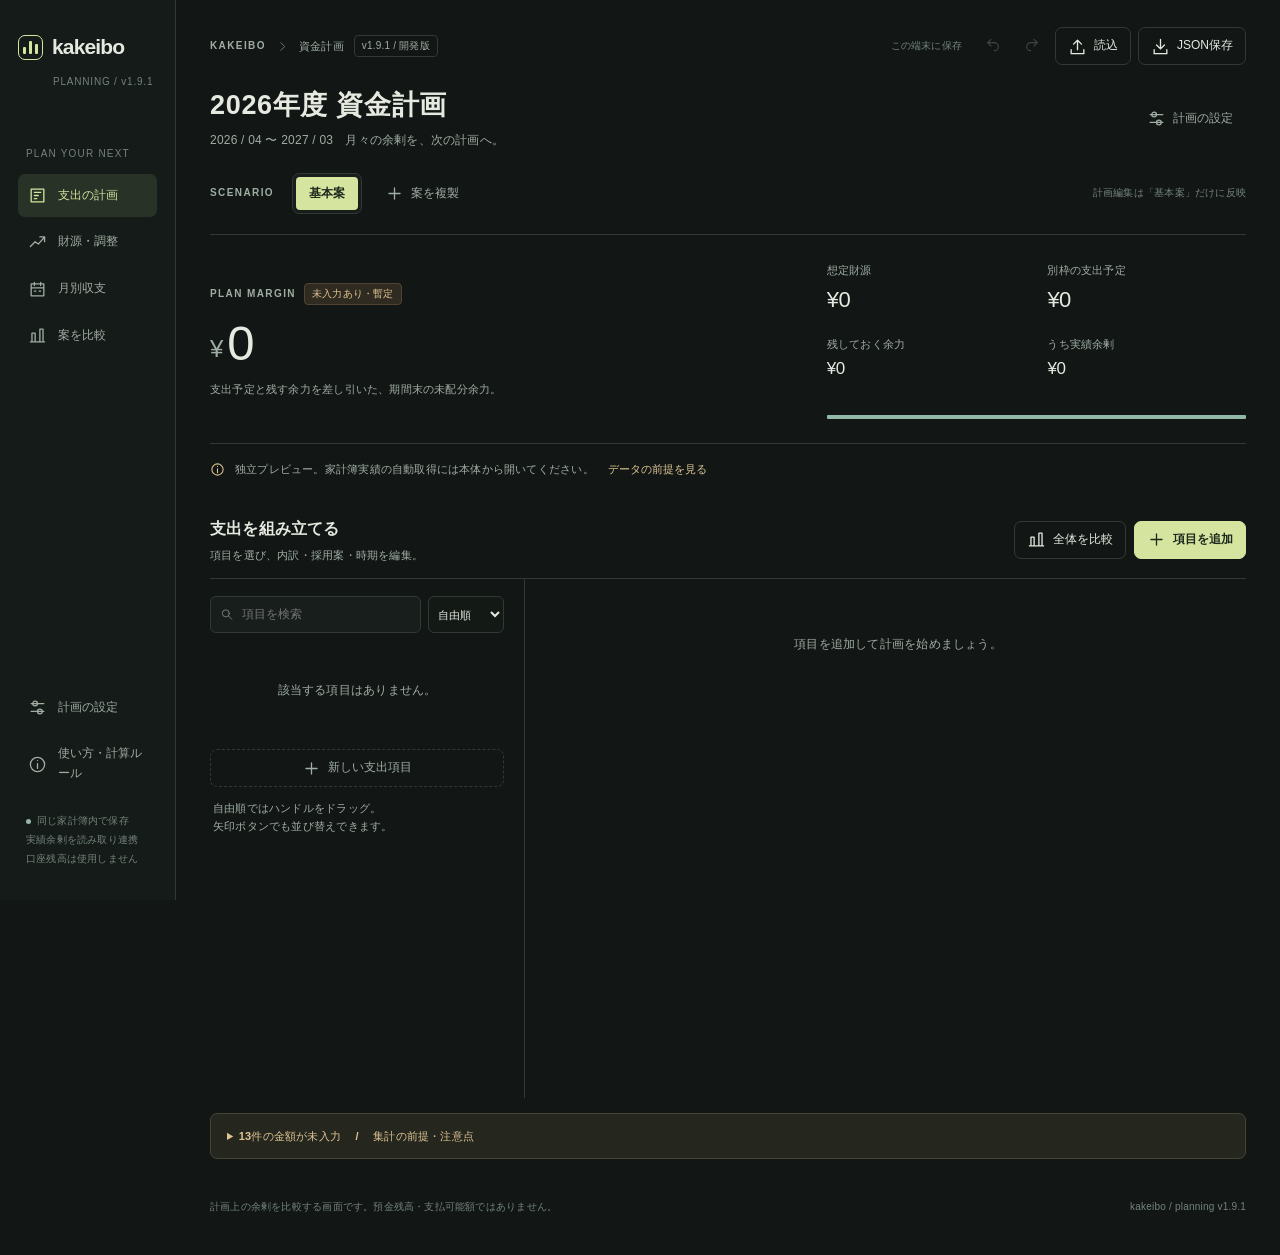
<file: planning.html>
<!doctype html>
<html lang="ja">
<head><meta charset="utf-8"><meta name="viewport" content="width=device-width, initial-scale=1, viewport-fit=cover"><meta name="color-scheme" content="dark"><meta http-equiv="Content-Security-Policy" content="default-src 'none'; script-src 'unsafe-inline'; style-src 'unsafe-inline'; img-src data:; connect-src 'none'; base-uri 'none'; form-action 'none'"><meta name="theme-color" content="#121716"><title>kakeibo 資金計画 | v1.9.1 Design 0.3.1</title>
<style>:root{color-scheme:dark;--bg:#121716;--surface:#181e1c;--raised:#202824;--hover:#252e29;--text:#e6e9df;--muted:#a0ada3;--subtle:#74837a;--line:#303a33;--accent:#d5e5a0;--accent-ink:#1d281c;--mint:#92b9a5;--red:#f4b0a0;--gold:#dfc595;--radius:12px;--sans:-apple-system,BlinkMacSystemFont,"Noto Sans CJK JP","Hiragino Kaku Gothic ProN","Yu Gothic",Meiryo,sans-serif}
*{box-sizing:border-box}body{margin:0;background:var(--bg);color:var(--text);font:14px/1.65 var(--sans);letter-spacing:.015em}button,input,select,textarea{font:inherit;color:inherit}button{cursor:pointer}button:disabled{opacity:.32;cursor:not-allowed}button:focus-visible,a:focus-visible,summary:focus-visible{outline:2px solid var(--accent);outline-offset:3px}input:focus-visible,select:focus-visible,textarea:focus-visible{outline:1px solid var(--accent);outline-offset:0;background:#232d26}input,select,textarea{border:1px solid var(--line);border-radius:6px;background:#131a16;padding:9px 10px;min-width:0;max-width:100%}input[type=number]{font-variant-numeric:tabular-nums}input::-webkit-inner-spin-button{opacity:.3}input[type=checkbox]{accent-color:var(--accent);width:17px;height:17px;cursor:pointer}textarea{resize:vertical;min-height:68px;width:100%}h1,h2,h3,p{margin:0}h1{font-size:27px;line-height:1.4;letter-spacing:.025em}h2{font-size:19px}h3{font-size:15px}a{color:var(--accent)}.icon{width:19px;height:19px;vertical-align:middle;fill:none;stroke:currentColor;stroke-width:1.65;stroke-linecap:round;stroke-linejoin:round;flex-shrink:0}.num{font-variant-numeric:tabular-nums;letter-spacing:-.025em}.muted{color:var(--muted)}.small{font-size:12px}.tiny{font-size:11px}.pos{color:var(--accent)}.neg{color:var(--red)}.gold{color:var(--gold)}.eyebrow{text-transform:uppercase;letter-spacing:.14em;font-size:10px;font-weight:650;color:var(--muted)}.btn{border:1px solid var(--line);background:transparent;border-radius:7px;min-height:38px;padding:7px 12px;display:inline-flex;align-items:center;justify-content:center;gap:7px;white-space:nowrap;font-size:12px;transition:background .15s}.btn:hover{background:var(--hover)}.btn.primary{background:var(--accent);border-color:var(--accent);color:var(--accent-ink);font-weight:700}.btn.primary:hover{background:#e3eec1}.btn.quiet{border-color:transparent;color:var(--muted)}.btn.quiet:hover{color:var(--text)}.btn.danger{color:var(--red)}.icon-btn{border:0;background:transparent;padding:7px;min-width:32px;min-height:34px;color:var(--muted);border-radius:5px;display:inline-flex;align-items:center;justify-content:center}.icon-btn:hover{background:var(--hover);color:var(--text)}.icon-btn .icon{width:16px;height:16px}.tag{border:1px solid var(--line);padding:2px 7px;border-radius:4px;font-size:10px;white-space:nowrap;color:var(--muted)}.tag.lime{background:#273226;color:var(--accent);border-color:#3c4b32}.tag.amber{color:var(--gold);background:#302b20;border-color:#514331}.shell{display:grid;grid-template-columns:176px minmax(0,1fr);min-height:100vh}.sidebar{border-right:1px solid var(--line);padding:30px 18px 20px;position:sticky;top:0;height:100vh;display:flex;flex-direction:column;background:#151b18}.brand{display:flex;align-items:center;gap:9px;font-size:21px;font-weight:650;letter-spacing:-.04em}.brand-mark{height:25px;width:25px;border:1px solid var(--accent);border-radius:7px;display:grid;grid-template-columns:repeat(3,3px);gap:3px;justify-content:center;align-items:end;padding-bottom:5px;color:var(--accent)}.brand-mark i{background:currentColor;width:3px;border-radius:1px;height:7px}.brand-mark i:nth-child(2){height:13px}.brand-mark i:nth-child(3){height:10px}.sidebar .edition{margin:9px 0 38px 35px;font-size:10px;color:var(--subtle);letter-spacing:.08em}.nav-label{font-size:10px;letter-spacing:.12em;color:var(--subtle);margin:18px 8px 8px}.nav-btn{border:0;background:transparent;display:flex;align-items:center;text-align:left;gap:11px;width:100%;padding:12px 10px;margin:3px 0;color:var(--muted);border-radius:7px;font-size:12px}.nav-btn:hover{background:var(--hover)}.nav-btn.active{background:#283226;color:var(--accent)}.sidebar-bottom{margin-top:auto;padding-top:30px}.privacy{font-size:10px;color:var(--subtle);line-height:1.9;padding:12px 8px}.status-dot{width:5px;height:5px;background:var(--mint);border-radius:50%;display:inline-block;margin-right:6px}.workspace{min-width:0;max-width:1540px;width:100%;margin:auto;padding:27px 34px 40px}.topbar{display:flex;justify-content:space-between;align-items:center;gap:20px;padding-bottom:22px}.breadcrumb{display:flex;align-items:center;gap:10px;font-size:11px;color:var(--muted)}.breadcrumb .icon{width:13px;height:13px;color:var(--subtle)}.top-actions{display:flex;align-items:center;gap:7px}.top-actions .save-state{font-size:10px;color:var(--subtle);margin-right:8px}.titlebar{display:flex;justify-content:space-between;gap:16px;align-items:center;margin-bottom:22px}.subtitle{font-size:12px;color:var(--muted);margin-top:6px}.scenario-line{display:flex;align-items:center;gap:10px;flex-wrap:wrap;border-bottom:1px solid var(--line);padding-bottom:20px}.scenario-line>.eyebrow{margin-right:8px}.scenarios{display:flex;gap:3px;padding:3px;background:var(--surface);border:1px solid var(--line);border-radius:7px;max-width:100%;flex-wrap:wrap}.scenario{border:0;background:transparent;color:var(--muted);padding:7px 13px;border-radius:4px;font-size:12px}.scenario.active{background:var(--accent);color:var(--accent-ink);font-weight:650}.scenario:hover:not(.active){background:var(--hover)}.scope-note{font-size:10px;color:var(--subtle);margin-left:auto}.hero{display:grid;grid-template-columns:1.4fr 1fr;gap:30px;padding:26px 0 24px;border-bottom:1px solid var(--line);align-items:center}.hero-value{font-size:49px;font-weight:500;line-height:1.25;margin:8px 0 5px;white-space:nowrap}.hero-value .currency{font-size:24px;margin-right:5px;vertical-align:10%;color:var(--muted);font-weight:400}.hero-left .hero-desc{font-size:11px;color:var(--muted)}.hero-metrics{display:grid;grid-template-columns:repeat(2,minmax(0,1fr));gap:17px 22px}.metric .label{font-size:11px;color:var(--muted);display:flex;align-items:center;gap:6px}.metric .value{font-size:22px;font-weight:500;margin-top:2px}.metric .value.small-val{font-size:17px}.meter{margin-top:15px;height:4px;border-radius:1px;background:var(--line);overflow:hidden;grid-column:1/-1}.meter>i{display:block;height:100%;background:var(--mint)}.source-strip{display:flex;gap:10px;align-items:center;padding:12px 0;font-size:11px;color:var(--muted)}.source-strip button{border:0;background:transparent;color:var(--gold);font-size:11px;white-space:nowrap;padding:4px}.source-strip .icon{height:15px;width:15px;color:var(--gold)}.content-toolbar{display:flex;justify-content:space-between;align-items:center;margin:22px 0 14px;gap:12px}.content-toolbar h2{font-size:16px}.content-toolbar p{font-size:11px;color:var(--muted);margin-top:3px}.toolbar-actions{display:flex;align-items:center;gap:8px}.work-area{display:grid;grid-template-columns:315px minmax(0,1fr);border-top:1px solid var(--line);min-height:520px}.group-pane{padding:17px 20px 0 0;border-right:1px solid var(--line);min-width:0}.group-tools{display:flex;gap:7px;margin-bottom:13px}.search-box{flex:1;display:flex;align-items:center;border:1px solid var(--line);border-radius:6px;padding-left:9px;background:var(--surface);min-width:0}.search-box>.icon{width:14px;color:var(--subtle)}.search-box input{border:0;background:transparent;padding:8px;width:100%;font-size:12px;outline:none}.group-tools select{font-size:11px;padding:5px;max-width:90px}.group-row{display:grid;grid-template-columns:24px minmax(0,1fr);border-radius:8px;margin:4px 0;position:relative;border:1px solid transparent}.group-row.selected{background:#242e25;border-color:#3b4d35}.group-row:hover:not(.selected){background:var(--surface)}.group-row.excluded{opacity:.55}.draghandle{cursor:grab;align-self:stretch;border:0;color:#69786c;background:transparent;border-radius:5px;padding:0;touch-action:pan-y}.draghandle:active{cursor:grabbing}.draghandle .icon{height:15px;width:15px}.group-select{border:0;background:transparent;display:block;text-align:left;padding:13px 10px 12px 0;min-width:0;width:100%}.group-top{display:flex;align-items:center;gap:8px;color:var(--text);font-size:13px;font-weight:550}.group-top .icon{width:17px;height:17px;color:var(--muted)}.group-top span{overflow:hidden;text-overflow:ellipsis;white-space:nowrap;min-width:0}.group-meta{display:flex;justify-content:space-between;align-items:center;margin-top:9px;gap:4px;font-size:10px;color:var(--muted)}.group-meta strong{font-size:14px;color:var(--text);font-weight:550}.group-extra{font-size:10px;color:var(--gold);margin-top:4px}.order-controls{display:flex;gap:1px;justify-content:flex-end;padding-right:5px;position:absolute;right:3px;top:0;opacity:0;background:var(--surface);border-radius:4px}.group-row:hover .order-controls,.group-row:focus-within .order-controls{opacity:1}.order-controls .icon-btn{padding:2px;min-height:24px;min-width:24px}.add-group{width:100%;border-style:dashed;margin-top:13px;color:var(--muted)}.editor{padding:21px 0 0 25px;min-width:0}.editor-top{display:flex;justify-content:space-between;gap:9px;align-items:flex-start;margin-bottom:15px}.editor-title{font-size:19px;font-weight:550;border:1px solid transparent;background:transparent;padding:1px 3px 4px;width:100%;border-radius:4px;line-height:1.5}.editor-title:hover{border-color:var(--line)}.editor-overline{font-size:10px;color:var(--subtle);letter-spacing:.08em;margin-bottom:5px}.editor-tools{display:flex;align-items:center}.include-toggle{font-size:11px;color:var(--muted);display:flex;gap:6px;align-items:center;white-space:nowrap}.variant-bar{display:flex;align-items:center;gap:4px;flex-wrap:wrap;margin:14px 0 15px}.variant{border:1px solid var(--line);border-radius:5px;background:transparent;color:var(--muted);padding:7px 10px;font-size:11px}.variant.active{border-color:#788760;background:#30392a;color:var(--accent)}.variant:hover{background:var(--hover)}.variant .icon{width:13px;height:13px;margin-right:4px}.editor-summary{display:flex;align-items:flex-start;justify-content:space-between;padding:15px 0 17px;gap:8px;border-top:1px solid var(--line);border-bottom:1px solid var(--line)}.editor-summary .amount{font-size:27px;line-height:1.3}.editor-summary .amount-label{font-size:10px;color:var(--muted);margin-bottom:3px}.bulk-month{font-size:10px;color:var(--muted);text-align:right}.bulk-month input{font-size:12px;margin-left:7px;padding:6px;width:145px}.line-header,.itemline{display:grid;grid-template-columns:23px minmax(120px,1fr) 49px 100px 84px 32px;gap:6px;align-items:center}.line-header{padding:16px 0 7px;font-size:10px;color:var(--subtle)}.line-header span:nth-child(n+3){text-align:right}.itemwrap{border-bottom:1px solid var(--line);padding:6px 0}.itemline input{width:100%;border:1px solid transparent;background:transparent;font-size:12px;padding:8px 5px}.itemline input:hover{border-color:var(--line)}.itemline .qty,.itemline .unit{text-align:right}.itemline .total{text-align:right;font-size:12px;font-weight:550;white-space:nowrap}.itemline .draghandle{height:35px}.itemline>.icon-btn{padding:4px}.item-bottom{display:flex;align-items:center;gap:6px;margin-left:30px;margin-bottom:4px;color:var(--subtle);font-size:10px}.item-bottom .flag{font-size:9px;padding:0px 5px;color:var(--gold);border:1px solid #554b32;border-radius:3px}.row-details{background:#1b231d;border-radius:6px;margin:6px 0 6px 25px;padding:12px}.row-details .detail-grid{display:grid;grid-template-columns:repeat(2,minmax(0,1fr));gap:10px}.field{display:flex;flex-direction:column;gap:5px;min-width:0}.field label{font-size:11px;color:var(--muted)}.field input,.field select{width:100%;font-size:12px}.row-details .hint{font-size:10px;margin:8px 0;color:var(--muted)}.detail-actions{display:flex;justify-content:space-between;align-items:center;gap:4px;margin-top:10px;flex-wrap:wrap}.detail-actions .btn{font-size:10px;padding:5px 9px;min-height:30px}.line-add{margin:13px 0}.editor-footer{display:flex;gap:10px;align-items:flex-start;color:var(--subtle);font-size:10px;border-top:1px solid var(--line);margin-top:15px;padding-top:14px}.editor-footer .icon{width:15px;height:15px;flex-shrink:0}.editor-note{margin-top:16px}.editor-note summary{font-size:11px;color:var(--muted);cursor:pointer}.editor-note textarea{margin-top:8px;font-size:12px}.empty{padding:35px 12px;text-align:center;color:var(--muted);font-size:12px}.back-list{display:none}.drag-over{outline:1px dashed var(--accent);outline-offset:0}.mobile-nav{display:none}.badge-line{display:flex;align-items:center;gap:8px;flex-wrap:wrap}.timeline{border:1px solid var(--line);border-radius:9px;background:var(--surface);padding:21px 22px;margin-bottom:20px}.timeline-header{display:flex;justify-content:space-between;align-items:flex-start;gap:10px}.timeline-header .legend{font-size:10px;color:var(--muted);display:flex;gap:12px}.legend i{display:inline-block;width:16px;height:2px;vertical-align:middle;margin-right:4px;background:var(--mint)}.legend i.future{background:var(--accent)}.timeline svg{width:100%;height:145px;display:block;overflow:visible}.month-table{width:100%;border-collapse:collapse;table-layout:fixed;font-size:12px}.month-table th{color:var(--subtle);font-size:10px;text-align:left;padding:10px 8px;border-bottom:1px solid var(--line);font-weight:500}.month-table td{padding:12px 8px;border-bottom:1px solid var(--line);vertical-align:top}.month-table td input,.month-table td select{width:100%;font-size:12px;padding:7px 6px}.month-table td .sub{display:block;margin-top:4px;color:var(--subtle);font-size:9px}.month-table td.num{text-align:right;padding-top:17px}.month-table th:nth-child(1){width:12%}.month-table th:nth-child(2){width:13%}.month-table th:nth-child(3){width:18%}.month-table th:nth-child(4){width:26%}.month-table th:nth-child(5){width:14%}.month-table th:nth-child(6){width:17%}.forecast-controls{display:flex;gap:5px}.forecast-controls select{max-width:85px}.forecast-controls input{text-align:right}.month-table .detailed{display:grid;grid-template-columns:1fr 1fr;gap:5px;margin-top:5px}.info-note{border-left:2px solid #586447;padding:9px 13px;margin:16px 0;background:#1a211b;color:var(--muted);font-size:11px}.warning-list{margin:15px 0;padding:13px 16px;background:#25261d;border:1px solid #414733;border-radius:7px;font-size:11px;color:var(--gold)}.warning-list summary{cursor:pointer;font-weight:550}.warning-list p{margin-top:7px;font-size:11px}.compare-table{width:100%;border-collapse:collapse;font-size:12px;table-layout:fixed}.compare-table th,.compare-table td{padding:15px 17px;text-align:right;border-bottom:1px solid var(--line);vertical-align:middle}.compare-table th:first-child,.compare-table td:first-child{text-align:left;width:200px}.compare-table th{font-size:12px;color:var(--muted);font-weight:500}.compare-table .selected-col{background:#1d271e}.compare-table .primary-row td{font-size:24px;padding-top:22px;padding-bottom:22px;color:var(--accent)}.compare-table .primary-row td:first-child{font-size:12px;color:var(--text)}.compare-table .row-muted td{color:var(--muted);font-size:11px}.compare-table .scenario-name{border:0;background:transparent;font-size:13px;color:var(--text);padding:6px 0;max-width:100%;text-align:center}.compare-wrap{overflow-x:auto}.compare-wrap .compare-table{min-width:650px}.section-head{display:flex;justify-content:space-between;align-items:flex-start;gap:12px;margin:24px 0 17px}.section-head p{font-size:11px;color:var(--muted);margin-top:4px}.comparison-footer{display:flex;gap:8px;flex-wrap:wrap;margin-top:17px}dialog{border:1px solid #4a5546;border-radius:14px;background:var(--surface);color:var(--text);padding:0;width:min(590px,calc(100% - 30px));max-height:90vh;box-shadow:0 30px 100px #0009}dialog::backdrop{background:#060b08b3;backdrop-filter:blur(5px)}.dialog-header{padding:22px 24px 15px;display:flex;justify-content:space-between;align-items:center;border-bottom:1px solid var(--line)}.dialog-body{padding:20px 24px}.dialog-body p{font-size:12px;color:var(--muted);margin-bottom:12px}.dialog-body h3{margin:15px 0 9px}.dialog-body .fields{display:grid;grid-template-columns:repeat(2,minmax(0,1fr));gap:13px}.dialog-body .fields>.wide{grid-column:1/-1}.dialog-footer{padding:16px 24px;display:flex;justify-content:flex-end;gap:9px;background:#151c17;border-top:1px solid var(--line)}.dialog-body .source-item{border-top:1px solid var(--line);padding:10px 0;font-size:12px}.dialog-body .source-item strong{display:block;margin-bottom:3px}.dialog-body .source-item span{font-size:11px;color:var(--muted)}#toast{position:fixed;bottom:24px;left:50%;transform:translate(-50%,20px);opacity:0;z-index:100;background:var(--accent);color:var(--accent-ink);padding:11px 18px;border-radius:8px;font-size:12px;pointer-events:none;box-shadow:0 4px 30px #0006;transition:opacity .15s,transform .15s;max-width:calc(100vw - 30px)}#toast.show{opacity:1;transform:translate(-50%,0)}.footnote{font-size:10px;color:var(--subtle);padding-top:25px;display:flex;gap:14px;justify-content:space-between}.busy-error{margin:10px;padding:15px;color:var(--red);border:1px solid var(--red)}.sr-only{position:absolute;width:1px;height:1px;overflow:hidden;clip:rect(0,0,0,0);white-space:nowrap}.skip-link{position:fixed;top:-80px;left:10px;z-index:200;background:var(--accent);color:var(--accent-ink);padding:12px}.skip-link:focus{top:10px}[hidden]{display:none!important}
@media(min-width:1600px){.workspace{padding-left:52px;padding-right:52px}.work-area{grid-template-columns:350px minmax(0,1fr)}.editor{padding-left:35px}.line-header,.itemline{grid-template-columns:23px minmax(200px,1fr) 60px 130px 110px 35px}}
@media(max-width:1150px){.shell{grid-template-columns:144px minmax(0,1fr)}.sidebar{padding:24px 12px}.brand{font-size:19px}.sidebar .edition{margin-left:0}.workspace{padding:22px}.work-area{grid-template-columns:255px minmax(0,1fr)}.group-pane{padding-right:14px}.editor{padding-left:17px}.line-header,.itemline{grid-template-columns:18px minmax(100px,1fr) 38px 85px 70px 28px;gap:3px}.itemline input{padding:8px 3px;font-size:11px}.itemline .total{font-size:11px}.titlebar h1{font-size:23px}.hero-value{font-size:42px}.bulk-month input{max-width:130px}.order-controls{opacity:1;position:static;grid-column:2;justify-content:flex-end;height:21px;margin:-5px 0 5px}.group-select{padding-bottom:7px}}
@media(max-width:920px){.shell{display:block}.sidebar{display:none}.workspace{padding:18px 24px;max-width:none}.mobile-nav{display:flex;border-bottom:1px solid var(--line);gap:5px;margin-bottom:20px;overflow-x:auto}.mobile-nav button{border:0;border-bottom:2px solid transparent;background:transparent;padding:11px 10px;color:var(--muted);font-size:12px;flex:0 0 auto}.mobile-nav button.active{color:var(--accent);border-color:var(--accent)}.topbar{padding-bottom:15px}.scope-note{margin-left:0}.hero{grid-template-columns:1.2fr 1fr}.group-pane{padding-right:16px}.work-area{grid-template-columns:265px minmax(0,1fr)}.editor{padding-left:18px}.line-header,.itemline{grid-template-columns:18px minmax(110px,1fr) 37px 80px 65px 28px}.top-actions .save-state{display:none}}
@media(max-width:760px){body{font-size:14px}.workspace{padding:13px 16px 30px}.topbar{gap:8px}.breadcrumb{font-size:10px;gap:6px}.breadcrumb>.icon{display:none}.breadcrumb .crumb-name{display:none}.top-actions{gap:2px}.top-actions .btn{padding:6px 8px;min-height:34px}.top-actions .btn .text{display:none}.top-actions .icon{width:16px}.titlebar{align-items:flex-start;margin:8px 0 18px}.titlebar h1{font-size:21px}.titlebar .btn{min-height:34px;padding:5px 8px}.titlebar .btn .text{display:none}.subtitle{font-size:10px}.scenario-line{gap:7px;padding-bottom:15px}.scenario-line>.eyebrow{display:none}.scenario{padding:7px 9px;font-size:11px}.scenario-line .btn{padding:6px 8px;min-height:33px}.scope-note{width:100%;font-size:10px}.hero{grid-template-columns:1fr;gap:18px;padding:20px 0}.hero-value{font-size:45px;letter-spacing:-.04em}.hero .hero-desc{font-size:10px}.hero-metrics{grid-template-columns:repeat(3,minmax(0,1fr));gap:13px}.hero-metrics .metric:nth-child(4){display:none}.metric .value{font-size:18px}.metric .value.small-val{font-size:18px}.metric .label{font-size:9px}.meter{margin-top:1px}.source-strip{font-size:10px;align-items:flex-start;line-height:1.7}.source-strip .icon{margin-top:3px}.mobile-nav{margin-top:4px;margin-bottom:15px;gap:0}.mobile-nav button{padding:10px 9px;font-size:11px}.content-toolbar{margin-top:12px}.content-toolbar h2{font-size:15px}.content-toolbar p{font-size:10px}.content-toolbar .btn{padding:6px 9px}.work-area{display:block;min-height:380px}.group-pane{padding:13px 0;border-right:0}.group-row{grid-template-columns:28px 1fr;padding-right:6px}.group-select{padding:14px 7px 10px 0}.group-top{font-size:14px}.group-meta strong{font-size:17px}.group-meta{font-size:11px}.order-controls{grid-column:2;height:25px}.order-controls .icon-btn{min-width:36px;min-height:26px}.group-tools select{max-width:110px}.editor{padding:15px 0 0;display:none}.mobile-detail .group-pane{display:none}.mobile-detail .editor{display:block}.mobile-detail .back-list{display:inline-flex;margin-bottom:16px}.editor-title{font-size:19px}.editor-top{gap:4px}.editor-tools{gap:0}.editor-tools .icon-btn{min-width:28px;padding:4px}.include-toggle{font-size:10px;gap:3px}.variant-bar{gap:5px}.variant{font-size:11px;padding:8px 10px}.editor-summary{align-items:center}.editor-summary .amount{font-size:27px}.bulk-month{max-width:145px;font-size:9px}.bulk-month input{width:135px;margin:4px 0 0}.line-header{display:none}.itemline{grid-template-columns:23px minmax(0,1fr) 48px 94px 29px;gap:4px}.itemline .title-input{grid-column:2/5;grid-row:1;font-size:13px;padding-left:0}.itemline .qty{grid-column:3;grid-row:2;font-size:12px;border:1px solid var(--line);padding:5px}.itemline .unit{grid-column:4;grid-row:2;font-size:12px;border:1px solid var(--line);padding:5px}.itemline .total{grid-column:2;grid-row:2;text-align:left;font-size:14px}.itemline .draghandle{grid-column:1;grid-row:1/3}.itemline>.icon-btn{grid-column:5;grid-row:1/3;min-width:29px}.item-bottom{margin:6px 0 8px 27px}.itemwrap{padding:10px 0 5px}.row-details{margin-left:0}.row-details input,.row-details select{font-size:16px}.editor-note textarea{font-size:16px}.itemline input:focus{font-size:16px}.field input,.field select{font-size:16px}.timeline{padding:16px 14px;margin-bottom:15px}.timeline-header{flex-direction:column;gap:8px}.timeline svg{height:140px}.month-table,.month-table tbody{display:block;width:100%}.month-table thead{display:none}.month-table tr{display:grid;grid-template-columns:repeat(2,minmax(0,1fr));gap:9px;border:1px solid var(--line);border-radius:8px;padding:13px;margin:9px 0;background:var(--surface)}.month-table td{display:block;border:0;padding:0;min-width:0}.month-table td:nth-child(1){font-size:15px;display:flex;align-items:center}.month-table td:nth-child(2){text-align:right}.month-table td:nth-child(3),.month-table td:nth-child(4){border-top:1px solid var(--line);padding-top:9px}.month-table td:nth-child(3)::before{content:'実績余剰';display:block;font-size:10px;color:var(--muted);margin-bottom:4px}.month-table td:nth-child(4)::before{content:'今後の通常収支';display:block;font-size:10px;color:var(--muted);margin-bottom:4px}.month-table td:nth-child(5)::before{content:'別枠の収支';display:block;font-size:10px;color:var(--muted)}.month-table td:nth-child(6)::before{content:'累積余剰';display:block;font-size:10px;color:var(--muted)}.month-table td.num{text-align:left;padding-top:7px}.month-table input,.month-table select{font-size:16px!important}.forecast-controls{flex-direction:column}.forecast-controls select{max-width:none}.forecast-controls .detailed{grid-template-columns:1fr}.section-head{gap:9px}.section-head h2{font-size:16px}.section-head .btn{font-size:11px;padding:6px 8px}.compare-table th:first-child,.compare-table td:first-child{width:145px}.compare-table th,.compare-table td{padding:12px 10px}.compare-table .primary-row td{font-size:19px}.footnote{flex-direction:column;gap:4px;font-size:9px}.dialog-header{padding:17px 18px 13px}.dialog-body{padding:18px}.dialog-body .fields{grid-template-columns:1fr}.dialog-body .fields>.wide{grid-column:auto}.dialog-footer{padding:14px 18px}.dialog-body p{font-size:12px}.toolbar-actions .btn .text{display:none}.source-strip>span{flex:1}.source-strip button{max-width:95px;white-space:normal;text-align:right}.btn{min-height:38px}}
@media(prefers-reduced-motion:reduce){*{transition:none!important;scroll-behavior:auto!important}}@media print{.sidebar,.top-actions,.source-strip,.editor-tools,.group-tools,.order-controls,.draghandle,.icon-btn,.mobile-nav,.line-add{display:none!important}.shell{display:block}.workspace{padding:0}.hero{break-inside:avoid}.work-area{display:block}.group-pane{display:none}.editor{display:block!important}body{background:white;color:#111}.hero-value,.pos{color:#172616}.btn{display:none}.editor,.timeline{break-inside:avoid}.compare-table .selected-col{background:#eee}}

/* Hide the skip link geometrically until keyboard focus, also in full-page captures. */
.skip-link{clip-path:inset(50%);width:1px;height:1px;overflow:hidden;padding:0}
.skip-link:focus{clip-path:none;width:auto;height:auto;padding:12px}

/* v0.3.1: always-visible delete controls and one-tap undo */
.group-row{grid-template-columns:24px minmax(0,1fr) 36px}
.group-row>.group-select{grid-column:2;grid-row:1}
.group-row>.draghandle{grid-column:1;grid-row:1}
.group-delete-inline{grid-column:3;grid-row:1;align-self:center;justify-self:center;min-width:34px;min-height:38px;z-index:1}
.group-row>.order-controls{right:39px}
.quick-delete{color:var(--muted)}
.quick-delete:hover,.quick-delete:focus-visible{color:var(--red);background:rgba(201,112,107,.11)}
.line-header,.itemline{grid-template-columns:23px minmax(120px,1fr) 49px 100px 84px 32px 32px}
#toast.show{pointer-events:auto}
.toast-undo{font-size:12px;font-weight:700;color:var(--accent-ink);margin-left:12px;padding:4px 9px;border-radius:5px;border:1px solid rgba(0,0,0,.3);background:rgba(255,255,255,.28)}
.toast-undo:hover{background:rgba(255,255,255,.5)}
@media(max-width:1180px){.line-header,.itemline{grid-template-columns:18px minmax(100px,1fr) 38px 82px 68px 28px 28px;gap:3px}}
@media(max-width:920px){.line-header,.itemline{grid-template-columns:18px minmax(105px,1fr) 37px 78px 63px 28px 28px}}
@media(max-width:760px){
 .group-row{grid-template-columns:28px minmax(0,1fr) 38px}
 .group-row>.order-controls{position:static;grid-column:2;grid-row:2;justify-content:flex-end;height:26px;margin:-5px 0 5px;opacity:1}
 .itemline{grid-template-columns:23px minmax(0,1fr) 42px 90px 30px 30px;gap:4px}
 .itemline>[data-action="item-more"]{grid-column:5;grid-row:1/3}
 .itemline>[data-action="item-delete"]{grid-column:6;grid-row:1/3}
 .group-delete-inline{min-width:38px;min-height:40px}
 .quick-delete{touch-action:manipulation}
}

/* Embedded in the existing kakeibo app, using a self-contained CSS/DOM boundary. */
body.embedded .shell{display:block;min-height:0}
body.embedded .sidebar{display:none}
body.embedded .workspace{width:100%;max-width:1480px;padding:18px 15px 34px}
body.embedded .mobile-nav{display:grid;grid-template-columns:repeat(4,minmax(0,1fr));margin-bottom:20px}
body.embedded .mobile-nav button{min-width:0}
body.embedded .breadcrumb{min-width:0}
@media(max-width:540px){
 body.embedded .workspace{padding:12px 8px 32px}
 body.embedded .mobile-nav{grid-template-columns:repeat(2,minmax(0,1fr))}
}
</style></head>
<body><div id="app"></div><dialog id="dialog" aria-labelledby="dialog-title"></dialog><input id="json-file" type="file" accept="application/json,.json" hidden><div id="toast" role="status" aria-live="polite"></div><noscript>資金計画にはJavaScriptが必要です。口座残高は利用しません。</noscript>

<script>/* kakeibo planning design 0.3. Pure projection functions. No ledger writes. */
(function (root) {
'use strict';
const monthRE=/^\d{4}-(0[1-9]|1[0-2])$/;
const finiteMoney=x=>typeof x==='number'&&Number.isFinite(x)&&Math.abs(x)<=1000000000000;
const clone=x=>JSON.parse(JSON.stringify(x));
function monthIndex(ym){if(!monthRE.test(ym))throw Error('年月の形式を確認してください');return Number(ym.slice(0,4))*12+Number(ym.slice(5))-1;}
function monthAt(index){return Math.floor(index/12)+'-'+String(index%12+1).padStart(2,'0');}
function monthsBetween(from,to){const a=monthIndex(from),b=monthIndex(to);if(b<a||b-a>59)throw Error('期間は1〜60か月で指定してください');return Array.from({length:b-a+1},(_,i)=>monthAt(a+i));}
function rowAmount(row){if(!finiteMoney(row.unit)||!finiteMoney(row.qty)||row.qty<0)return null;const x=Math.round(row.unit*row.qty);return finiteMoney(x)?x:null;}
function remaining(row){if(row.recognition==='extra')return rowAmount(row);if(row.recognition==='partial')return finiteMoney(row.remaining)?row.remaining:null;return 0;}
function flowAmount(flow){if(!flow)return {value:0,unknown:true};if(flow.mode==='net')return {value:finiteMoney(flow.net)?flow.net:0,unknown:!finiteMoney(flow.net)};return {value:(finiteMoney(flow.income)?flow.income:0)-(finiteMoney(flow.expense)?flow.expense:0),unknown:!finiteMoney(flow.income)||!finiteMoney(flow.expense)};}
function variantOf(group){return group.variants.find(v=>v.id===group.selected)||group.variants[0];}
function groupStats(project,group){
 const v=variantOf(group),out={budget:0,effect:0,outside:0,unscheduled:0,covered:0,unknown:0,count:0};
 for(const r of v?.items||[]){out.count++;const a=rowAmount(r);if(a===null)out.unknown++;else out.budget+=a;const n=remaining(r);if(n===null){if(a!==null)out.unknown++;continue;}if(!group.enabled)continue;if(!['extra','partial'].includes(r.recognition)){out.covered+=a||0;continue;}if(r.month&& (r.month<project.fromYM||r.month>project.toYM))out.outside+=n;else{out.effect+=n;if(!r.month)out.unscheduled+=n;}}
 return out;
}
function calculate(project,scenario){
 const keys=monthsBetween(project.fromYM,project.toYM),issues=[],rows=keys.map(ym=>{
  const m=project.months.find(m=>m.ym===ym)||{ym,phase:'forecast',actualNet:null},f=scenario.flows[ym];let actual=0,forecast=0,unknown=false;
  if(m.phase!=='forecast'){actual=finiteMoney(m.actualNet)?m.actualNet:0;if(!finiteMoney(m.actualNet)){unknown=true;issues.push({code:'unknown-actual',ym,text:ym+' の実績余剰が未入力です。'});}}
  if(m.phase!=='actual'){const a=flowAmount(f);forecast=a.value;if(a.unknown){unknown=true;issues.push({code:'unknown-forecast',ym,text:ym+' の見込みが未入力です。'});}}
  return {ym,phase:m.phase,actual,forecast,income:0,expense:0,unknown,net:0,cumulative:0};
 });
 const byMonth=Object.fromEntries(rows.map(r=>[r.ym,r]));let extraIncome=0,extraExpense=0,outsideIncome=0,outsideExpense=0,undatedIncome=0,undatedExpense=0,holdCount=0,unknownCount=issues.length;
 const groups=Object.create(null);
 for(const g of scenario.groups){groups[g.id]=groupStats(project,g);if(!g.enabled)continue;for(const item of variantOf(g)?.items||[]){
  if(item.recognition==='hold'){holdCount++;continue;}
  if(item.recognition==='recorded'){issues.push({code:'manual-covered',group:g.id,item:item.id,text:g.title+' / '+item.title+'：実績内として自己確認済み。家計簿の自動照合は未接続です。'});continue;}
  if(item.recognition==='embedded')continue;
  const a=remaining(item);if(a===null){unknownCount++;issues.push({code:'unknown-item',group:g.id,text:g.title+' / '+item.title+' の金額が未入力です。'});continue;}
  if(item.month&&(item.month<project.fromYM||item.month>project.toYM)){if(g.kind==='income')outsideIncome+=a;else outsideExpense+=a;continue;}
  if(g.kind==='income')extraIncome+=a;else extraExpense+=a;
  if(!item.month){if(g.kind==='income')undatedIncome+=a;else undatedExpense+=a;issues.push({code:'undated',group:g.id,text:g.title+' / '+item.title+'：時期未定。期間総額のみへ計上します。'});continue;}
  const r=byMonth[item.month];if(g.kind==='income')r.income+=a;else r.expense+=a;
  if(r.phase==='actual')issues.push({code:'past-plan',group:g.id,text:g.title+'：入力済みの月に別枠予定があります。実績内か確認してください。'});
 }}
 if(holdCount)issues.push({code:'hold',text:holdCount+'件の確認待ちは集計から除外しています。'});
 let running=0;for(const r of rows){r.net=r.actual+r.forecast+r.income-r.expense;running+=r.net;r.cumulative=running;}
 const actual=rows.reduce((n,r)=>n+r.actual,0),forecast=rows.reduce((n,r)=>n+r.forecast,0),resources=actual+forecast+extraIncome,surplus=resources-extraExpense,reserve=finiteMoney(scenario.reserve)?scenario.reserve:0;
 const futureRows=rows.filter(r=>r.phase!=='actual');const minFuture=futureRows.length?futureRows.reduce((a,b)=>a.cumulative<b.cumulative?a:b):null;
 return {rows,groups,issues,actual,forecast,resources,extraIncome,extraExpense,surplus,reserve,margin:surplus-reserve,outsideIncome,outsideExpense,undatedIncome,undatedExpense,holdCount,unknownCount,minFuture};
}
function validateProject(p){
 const fail=message=>{throw Error(message)};if(!p||p.format!=='kakeibo-planning'||p.schemaVersion!==1)fail('資金計画v1.9のJSONファイルを指定してください。');
 const text=(x,n=200)=>typeof x==='string'&&x.length<=n;
 const goodID=x=>typeof x==='string'&&/^[A-Za-z][A-Za-z0-9_-]{0,99}$/.test(x)&&!['constructor','prototype','__proto__'].includes(x);
 if(typeof p.demo!=='boolean')fail('サンプル区分が不正です');
 const amount=x=>x===null||(finiteMoney(x)&&Number.isSafeInteger(x));
 const requiredMonths=monthsBetween(p.fromYM,p.toYM);
 if(!text(p.title)||!p.title.trim())fail('計画名が不正です');monthsBetween(p.fromYM,p.toYM);
 if(!Array.isArray(p.months)||p.months.length>120)fail('月別データが不正です');
 const ymSet=new Set();for(const m of p.months){if(!monthRE.test(m.ym)||ymSet.has(m.ym)||!['actual','open','forecast'].includes(m.phase)||!amount(m.actualNet)||!text(m.source||'')||!text(m.note||'',3000))fail('実績の形式・重複を確認してください');ymSet.add(m.ym);}
 if(requiredMonths.some(ym=>!ymSet.has(ym)))fail('計画期間の月別データが不足しています');
 if(!Array.isArray(p.scenarios)||!p.scenarios.length||p.scenarios.length>12)fail('シナリオ数は1〜12件です');
 const scenarioIds=new Set();for(const s of p.scenarios){
  if(!goodID(s.id)||scenarioIds.has(s.id)||!text(s.name)||!s.name.trim()||!text(s.description||'',3000)||!amount(s.reserve)||s.reserve<0)fail('シナリオの形式が不正です');scenarioIds.add(s.id);
  if(!s.flows||typeof s.flows!=='object'||Array.isArray(s.flows))fail('見込み収支の形式が不正です');
  if(requiredMonths.some(ym=>!Object.prototype.hasOwnProperty.call(s.flows,ym)))fail('計画期間の見込み設定が不足しています');
  for(const [ym,f] of Object.entries(s.flows)){if(!monthRE.test(ym)||!f||!['net','detail'].includes(f.mode)||![f.net,f.income,f.expense].every(amount))fail('見込み収支の金額を確認してください');}
  if(!Array.isArray(s.groups)||s.groups.length>100)fail('項目は100件までです');const gIds=new Set();let itemCount=0;
  for(const g of s.groups){if(!goodID(g.id)||gIds.has(g.id)||!text(g.title)||!g.title.trim()||!['income','expense'].includes(g.kind)||typeof g.enabled!=='boolean'||!text(g.note||'',3000)||!text(g.icon||'',30)||![1,2,3].includes(g.priority))fail('計画項目の形式が不正です');gIds.add(g.id);
   if(!Array.isArray(g.variants)||!g.variants.length||g.variants.length>12)fail('プリセット数は1〜12件です');const vIds=new Set();
   for(const v of g.variants){if(!goodID(v.id)||vIds.has(v.id)||!text(v.name)||!Array.isArray(v.items))fail('プリセットが不正です');vIds.add(v.id);const iIds=new Set();
    for(const r of v.items){itemCount++;if(!goodID(r.id)||iIds.has(r.id)||!text(r.title)||!text(r.note||'',3000)||!(r.month===''||monthRE.test(r.month))||!['extra','embedded','recorded','partial','hold'].includes(r.recognition)||!['planned','ordered','done'].includes(r.status)||!amount(r.unit)||!(r.qty===null||(finiteMoney(r.qty)&&r.qty>=0&&r.qty<=100000))||!amount(r.remaining)||r.remaining<0||!amount(r.actualAmount))fail('内訳の形式・数値を確認してください');iIds.add(r.id);}
   }
   if(!vIds.has(g.selected))fail('選択中のプリセットが見つかりません');
  }
  if(itemCount>1500)fail('内訳が多すぎます');
 }
 if(!scenarioIds.has(p.activeScenario))fail('選択中のシナリオが見つかりません');return true;
}
const api={clone,monthsBetween,monthIndex,monthAt,rowAmount,remaining,flowAmount,variantOf,groupStats,calculate,validateProject};
if(typeof module!=='undefined'&&module.exports)module.exports=api;else root.PlanningCore=api;
})(typeof window==='undefined'?globalThis:window);

/* kakeibo v1.9.1 planning workspace. Ledger entries are read-only. */
function makeBlankPlan(){
  const now=new Date(),year=now.getMonth()<3?now.getFullYear()-1:now.getFullYear();
  const fromYM=year+'-04',toYM=(year+1)+'-03';
  const currentYM=now.getFullYear()+'-'+String(now.getMonth()+1).padStart(2,'0');
  const months=window.PlanningCore.monthsBetween(fromYM,toYM);
  return {
    format:'kakeibo-planning',schemaVersion:1,revision:0,demo:false,
    activeScenario:'base',title:year+'年度 資金計画',fromYM,toYM,
    months:months.map(ym=>({ym,phase:ym<currentYM?'actual':ym===currentYM?'open':'forecast',
      actualNet:null,source:'家計簿連動',note:''})),
    scenarios:[{id:'base',name:'基本案',description:'',reserve:0,groups:[],
      flows:Object.fromEntries(months.map(ym=>[ym,{mode:'net',net:null,income:null,expense:null}]))}]
  };
}

(function(){'use strict';

const C=window.PlanningCore,SEED=makeBlankPlan(),
 BRIDGE=(()=>{try{return window.parent!==window ? (window.parent.KakeiboPlanningBridge||null) : null;}catch(e){return null;}})(),
 KEY='kakeibo.planning.v1.standalone';

const $=(s,r=document)=>r.querySelector(s),$$=(s,r=document)=>Array.from(r.querySelectorAll(s));
const esc=s=>String(s??'').replace(/[&<>"']/g,c=>({'&':'&amp;','<':'&lt;','>':'&gt;','"':'&quot;',"'":'&#39;'}[c]));
const yen=n=>'¥'+Math.round(n).toLocaleString('ja-JP'),signed=n=>(n>0?'+':'')+yen(n),fmt=n=>Math.round(n).toLocaleString('ja-JP');
const id=()=>('x'+(window.crypto?.randomUUID?.()||Date.now().toString(36)+Math.random().toString(36).slice(2,7))).replaceAll('-','');
const iconPaths={plan:'<path d="M4 4h16v16H4zM8 8h8M8 12h5M8 16h3"/>',months:'<path d="M4 5h16v15H4zM8 3v4M16 3v4M4 10h16M8 14h2M14 14h2"/>',compare:'<path d="M5 19V9h4v10M15 19V4h4v15M3 20h18"/>',income:'<path d="M3 17l6-6 4 3 8-9M15 5h6v6"/>',plus:'<path d="M12 5v14M5 12h14"/>',chevron:'<path d="M9 5l7 7-7 7"/>',down:'<path d="M5 9l7 7 7-7"/>',up:'<path d="M5 15l7-7 7 7"/>',search:'<circle cx="10" cy="10" r="6"/><path d="M15 15l5 5"/>',undo:'<path d="M4 10h10a6 6 0 0 1 0 12M4 10l5-5M4 10l5 5" transform="translate(0 -3)"/>',redo:'<path d="M20 7H10a6 6 0 0 0 0 12M20 7l-5-5M20 7l-5 5"/>',export:'<path d="M12 3v12M7 10l5 5 5-5M4 16v5h16v-5"/>',import:'<path d="M12 16V4M7 9l5-5 5 5M4 16v5h16v-5"/>',settings:'<path d="M4 7h16M4 17h16"/><circle cx="9" cy="7" r="3"/><circle cx="15" cy="17" r="3"/>',info:'<circle cx="12" cy="12" r="9"/><path d="M12 11v6M12 7v.1"/>',close:'<path d="M6 6l12 12M6 18L18 6"/>',grip:'<circle cx="9" cy="5" r=".8"/><circle cx="15" cy="5" r=".8"/><circle cx="9" cy="12" r=".8"/><circle cx="15" cy="12" r=".8"/><circle cx="9" cy="19" r=".8"/><circle cx="15" cy="19" r=".8"/>',more:'<circle cx="5" cy="12" r="1"/><circle cx="12" cy="12" r="1"/><circle cx="19" cy="12" r="1"/>',copy:'<path d="M8 8h12v12H8zM16 4H4v12"/>',trash:'<path d="M3 6h18M9 6V3h6v3M6 6l1 15h10l1-15M10 10v7M14 10v7"/>',check:'<path d="M5 12l4 4L19 6"/>',arrow:'<path d="M19 12H5M11 6l-6 6 6 6"/>',laptop:'<path d="M5 4h14v12H5zM2 20h20l-3-4H5z"/>',train:'<rect x="5" y="3" width="14" height="15" rx="3"/><path d="M5 10h14M8 21l2-3M16 21l-2-3M8 14h1M15 14h1"/>',bag:'<path d="M4 8h16l-1 13H5zM8 8V6a4 4 0 0 1 8 0v2"/>',home:'<path d="M3 11l9-8 9 8M5 10v11h14V10M10 21v-7h4v7"/>',piano:'<path d="M3 4h18v16H3zM7 4v16M12 4v16M17 4v16M6 4v8h2M11 4v8h2M16 4v8h2"/>',cpu:'<rect x="5" y="5" width="14" height="14" rx="2"/><path d="M9 9h6v6H9zM9 2v3M15 2v3M9 19v3M15 19v3M2 9h3M2 15h3M19 9h3M19 15h3"/>',wave:'<path d="M3 12h3l3-8 5 16 3-8h4"/>'};
function I(name){return `<svg class="icon" viewBox="0 0 24 24" aria-hidden="true">${iconPaths[name]||iconPaths.plan}</svg>`;}

let p=C.clone(SEED),storageOK=true,corrupt=false,remote=null,serverRevision=0;
try {
  if(BRIDGE){
    const saved=BRIDGE.load();
    if(saved && saved.plan){
      C.validateProject(saved.plan);
      p=C.clone(saved.plan);
      serverRevision=Number(p.revision)||0;
    }
  }else{
    const raw=localStorage.getItem(KEY);
    if(raw){const saved=JSON.parse(raw);C.validateProject(saved);p=saved;}
  }
}catch(e){storageOK=false;corrupt=!(e&&['SecurityError','NotSupportedError'].includes(e.name)&&!BRIDGE);console.error('計画読み込み失敗',e);}

let ui={view:'expense',selected:'exp6',mobileDetail:false,search:'',sort:'manual',openRows:new Set(),drag:null};
let past=[],future=[],editingKey=null,timer=null,toastTimer=null;
const sc=()=>p.scenarios.find(s=>s.id===p.activeScenario)||p.scenarios[0];
const group=()=>sc().groups.find(g=>g.id===ui.selected),varOf=()=>group()?C.variantOf(group()):null;
function toast(text){$('#toast').textContent=text;$('#toast').classList.add('show');clearTimeout(toastTimer);toastTimer=setTimeout(()=>$('#toast').classList.remove('show'),3200);}
function toastUndo(text){const t=$('#toast');t.innerHTML=`<span>${esc(text)}</span><button type="button" data-action="undo" class="toast-undo">元に戻す</button>`;t.classList.add('show');clearTimeout(toastTimer);toastTimer=setTimeout(()=>t.classList.remove('show'),8500);}

function syncLedger(){
  if(!BRIDGE)return;
  let byMonth={};
  try{byMonth=BRIDGE.actuals(p.fromYM,p.toYM)||{};}catch(e){console.error('実績取得に失敗しました',e);return;}
  for(const m of p.months){
    if(m.source==='家計簿連動'&&m.phase!=='forecast'){
      const entry=byMonth[m.ym];
      m.actualNet=entry&&Number.isSafeInteger(entry.net)?entry.net:null;
    }
  }
}
function storedPlan(){
  const result=C.clone(p);
  for(const m of result.months)if(m.source==='家計簿連動')m.actualNet=null;
  return result;
}
function persist(){
  if(remote||corrupt){status();return false;}
  try{
    if(BRIDGE){
      const snapshot=storedPlan();
      C.validateProject(snapshot);
      const saved=BRIDGE.save(snapshot,serverRevision);
      serverRevision=saved.revision;
      p.revision=serverRevision;
    }else{
      p.revision=(Number(p.revision)||0)+1;
      const snapshot=storedPlan();
      C.validateProject(snapshot);
      localStorage.setItem(KEY,JSON.stringify(snapshot));
    }
    storageOK=true;
  }catch(e){
    storageOK=false;
    if(BRIDGE)corrupt=true; // Standalone can continue editing in memory and export JSON.
    console.error('資金計画の保存停止',e);
    toast(BRIDGE?'保存を停止しました：'+e.message:'自動保存を利用できません。JSON保存でバックアップしてください。');
  }
  status();
  return storageOK;
}

function status(){const el=$('#save-state');if(el)el.textContent=remote?'別タブの更新あり':corrupt?'読込エラー・保存停止':storageOK?(BRIDGE?'端末に保存済（クラウド同期は本体で確認）':'この端末に保存'):'保存不可・書き出してください';const warn=$('#conflict');if(warn){warn.hidden=!remote&&!corrupt&&storageOK;warn.innerHTML=(!remote&&!corrupt&&!storageOK)?'<strong>この環境では自動保存できません。編集は続けられますが、必ず「JSON保存」で書き出してください。</strong>':remote?`別タブで計画が更新されました。上書き保存を停止しています。<button class="btn" data-action="reload-remote">新しい内容へ切替</button> <button class="btn" data-action="export">編集中をJSON保存</button>`:`保存データを読めなかったため、サンプルを表示しています。元データには上書きしていません。<button class="btn" data-action="reset">サンプルに戻して再開</button>`;}}
function checkpoint(){past.push(C.clone(p));if(past.length>30)past.shift();future=[];}
function mutate(label,fn){editingKey=null;checkpoint();fn();const saved=persist();render();if(label&&saved)toast(label);}
function updateInput(el,fn){const key=el.dataset.edit+'|'+(el.dataset.id||el.dataset.ym||'');if(editingKey!==key){checkpoint();editingKey=key;}fn();clearTimeout(timer);timer=setTimeout(persist,160);updateNumbers();}
function navigate(view){ui.view=view;ui.search='';ui.sort='manual';ui.mobileDetail=false;ui.openRows.clear();editingKey=null;render();window.scrollTo({top:0,behavior:'auto'});}
function moneyInput(v){if(String(v).trim()==='')return null;const n=Number(String(v).replaceAll(',','').replace(/[０-９]/g,c=>String.fromCharCode(c.charCodeAt(0)-65248)));return Number.isFinite(n)&&Math.abs(n)<=1e12?Math.round(n):null;}
const qInput=v=>String(v).trim()===''?null:Math.min(100000,Math.max(0,Number(v)||0));
const opts=(pairs,val)=>pairs.map(([v,t])=>`<option value="${esc(v)}" ${v===val?'selected':''}>${esc(t)}</option>`).join('');
const recognitionLabels={extra:'今回の計画で計上する',embedded:'月別の見込みに含まれる（再計上しない）',recorded:'家計簿の実績に含まれる（再計上しない）',partial:'一部記録済み・残額だけ計上',hold:'確認待ち（集計しない）'};
const statusLabels={planned:'検討・予定',ordered:'予約・発注済',done:'完了（集計方法は別設定）'};
function renderShell(){
 const navs=[['expense','plan','支出の計画'],['income','income','財源・調整'],['months','months','月別収支'],['compare','compare','案を比較']];
 $('#app').innerHTML=`<a class="skip-link" href="#main-content">内容へ移動</a><div class="shell"><aside class="sidebar"><div class="brand"><span class="brand-mark"><i></i><i></i><i></i></span>kakeibo</div><div class="edition">PLANNING / v1.9.1</div><div class="nav-label">PLAN YOUR NEXT</div><nav aria-label="資金計画">${navs.map(([v,i,t])=>`<button class="nav-btn ${ui.view===v?'active':''}" data-action="nav" data-value="${v}" ${ui.view===v?'aria-current="page"':''}>${I(i)}${t}</button>`).join('')}</nav><div class="sidebar-bottom"><button class="nav-btn" data-action="settings">${I('settings')}計画の設定</button><button class="nav-btn" data-action="guide">${I('info')}使い方・計算ルール</button><div class="privacy"><span class="status-dot"></span>同じ家計簿内で保存<br>実績余剰を読み取り連携<br>口座残高は使用しません</div></div></aside><main class="workspace" id="main-content"><div class="topbar"><div class="breadcrumb"><span class="eyebrow">kakeibo</span>${I('chevron')}<span class="crumb-name">資金計画</span><span class="tag">v1.9.1 / 開発版</span></div><div class="top-actions"><span class="save-state" id="save-state"></span><button class="icon-btn" data-action="undo" title="取り消す" aria-label="取り消す" ${!past.length?'disabled':''}>${I('undo')}</button><button class="icon-btn" data-action="redo" title="やり直す" aria-label="やり直す" ${!future.length?'disabled':''}>${I('redo')}</button><button class="btn" data-action="import">${I('import')}<span class="text">読込</span></button><button class="btn" data-action="export">${I('export')}<span class="text">JSON保存</span></button></div></div><div id="conflict" class="warning-list" hidden></div><div class="titlebar"><div><h1>${esc(p.title)}</h1><p class="subtitle">${esc(p.fromYM.replace('-',' / '))} 〜 ${esc(p.toYM.replace('-',' / '))}　月々の余剰を、次の計画へ。</p></div><button class="btn quiet" data-action="settings">${I('settings')}<span class="text">計画の設定</span></button></div><div class="scenario-line"><span class="eyebrow">SCENARIO</span><div class="scenarios" role="group" aria-label="計画全体のシナリオ">${p.scenarios.map(s=>`<button class="scenario ${s.id===p.activeScenario?'active':''}" data-action="scenario" data-id="${esc(s.id)}" aria-pressed="${s.id===p.activeScenario}">${esc(s.name)}</button>`).join('')}</div><button class="btn quiet" data-action="scenario-copy" title="この案を複製">${I('plus')}案を複製</button><span class="scope-note">計画編集は「${esc(sc().name)}」だけに反映</span></div><section id="hero" class="hero" aria-label="計画の集計"></section><div class="source-strip">${I('info')}<span>${BRIDGE?'家計簿の実績余剰を読み取り連携。計画の編集は実際の取引に影響しません。':'独立プレビュー。家計簿実績の自動取得には本体から開いてください。'}</span><button data-action="source">データの前提を見る</button></div><nav class="mobile-nav" aria-label="表示切替">${navs.map(([v,i,t])=>`<button class="${ui.view===v?'active':''}" data-action="nav" data-value="${v}" ${ui.view===v?'aria-current="page"':''}>${t}</button>`).join('')}</nav><div id="view"></div><footer class="footnote"><span>計画上の余剰を比較する画面です。預金残高・支払可能額ではありません。</span><span>kakeibo / planning v1.9.1</span></footer></main></div>`;
}
// Keep all UI labels local and no external resource requests.

function renderHero(){const a=C.calculate(p,sc());$('#hero').innerHTML=`<div class="hero-left"><div class="badge-line"><span class="eyebrow">PLAN MARGIN</span><span class="tag ${a.unknownCount?'amber':'lime'}">${a.unknownCount?'未入力あり・暫定':'期間合計'}</span></div><div class="hero-value num ${a.margin<0?'neg':''}"><span class="currency">¥</span>${fmt(a.margin)}</div><div class="hero-desc">${a.margin<0?'計画上の不足額です。口座残高の不足を意味しません。':'支出予定と残す余力を差し引いた、期間末の未配分余力。'}</div></div><div><div class="hero-metrics"><div class="metric"><div class="label">想定財源</div><div class="value num">${yen(a.resources)}</div></div><div class="metric"><div class="label">別枠の支出予定</div><div class="value num">${yen(a.extraExpense)}</div></div><div class="metric"><div class="label">残しておく余力</div><div class="value num small-val">${yen(a.reserve)}</div></div><div class="metric"><div class="label">うち実績余剰</div><div class="value num small-val">${yen(a.actual)}</div></div><div class="meter" title="支出予定 / 想定財源"><i style="width:${Math.max(0,Math.min(100,a.resources>0?a.extraExpense/a.resources*100:100))}%"></i></div></div></div>`;}
function render(){syncLedger();
 if(!p.scenarios.some(s=>s.id===p.activeScenario))p.activeScenario=p.scenarios[0].id;
 const matches=sc().groups.filter(g=>g.kind===ui.view);if(['income','expense'].includes(ui.view)&&!matches.some(g=>g.id===ui.selected))ui.selected=matches[0]?.id||null;
 renderShell();renderHero();
 if(['income','expense'].includes(ui.view))renderPlanView();else if(ui.view==='months')renderMonths();else renderCompare();status();
}
function viewIssues(a){const counts=a.unknownCount;return `<details class="warning-list"><summary>${counts?counts+'件の金額が未入力　 /　 ':''}${a.holdCount?a.holdCount+'件の確認待ち　 /　 ':''}${a.outsideExpense? '期間外の支出 '+yen(a.outsideExpense)+'　 /　 ':''}集計の前提・注意点</summary><p>実績余剰 ${yen(a.actual)} ＋ 通常収支見込み ${yen(a.forecast)} ＋ 臨時財源 ${yen(a.extraIncome)} − 別枠支出 ${yen(a.extraExpense)} − 残す余力 ${yen(a.reserve)} ＝ ${yen(a.margin)}</p>${a.outsideExpense||a.outsideIncome?`<p>期間外：支出 ${yen(a.outsideExpense)} / 財源 ${yen(a.outsideIncome)}。項目は保持していますが、今回の期間総額に含めません。</p>`:''}${a.issues.slice(0,16).map(i=>`<p>${esc(i.text)}</p>`).join('')}${a.issues.length>16?'<p>ほかの注意点は該当項目で確認してください。</p>':''}</details>`;}
function renderPlanView(){const income=ui.view==='income';$('#view').innerHTML=`<div class="content-toolbar"><div><h2>${income?'財源を組み立てる':'支出を組み立てる'}</h2><p>${income?'月次余剰に含めていない賞与・還付・調整を登録。':'項目を選び、内訳・採用案・時期を編集。'}</p></div><div class="toolbar-actions"><button class="btn" data-action="compare">${I('compare')}<span class="text">全体を比較</span></button><button class="btn primary" data-action="group-add">${I('plus')}項目を追加</button></div></div><div class="work-area ${ui.mobileDetail?'mobile-detail':''}"><section class="group-pane" aria-label="計画項目一覧"><div class="group-tools"><div class="search-box">${I('search')}<input id="group-search" placeholder="項目を検索" aria-label="項目を検索" value="${esc(ui.search)}"></div><select id="group-sort" aria-label="項目の並び順">${opts([['manual','自由順'],['amount','金額順'],['month','予定月順'],['priority','優先度順']],ui.sort)}</select></div><div id="group-list"></div><button class="btn add-group" data-action="group-add">${I('plus')}新しい${income?'財源':'支出'}項目</button><p class="tiny muted" style="margin:12px 3px">自由順ではハンドルをドラッグ。<br>矢印ボタンでも並び替えできます。</p></section><section class="editor" id="editor" aria-label="選択項目の内訳"></section></div><div id="issues"></div>`;renderGroupList();renderEditor();$('#issues').innerHTML=viewIssues(C.calculate(p,sc()));}
function sortedGroups(){let gs=sc().groups.filter(g=>g.kind===ui.view&&(!ui.search||g.title.toLowerCase().includes(ui.search.toLowerCase())||g.variants.some(v=>v.items.some(i=>i.title.toLowerCase().includes(ui.search.toLowerCase())))));if(ui.sort==='amount')gs.sort((a,b)=>C.groupStats(p,b).effect-C.groupStats(p,a).effect);if(ui.sort==='month')gs.sort((a,b)=>(C.variantOf(a).items.map(x=>x.month||'9999').sort()[0]||'9999').localeCompare(C.variantOf(b).items.map(x=>x.month||'9999').sort()[0]||'9999'));if(ui.sort==='priority')gs.sort((a,b)=>a.priority-b.priority);return gs;}
function renderGroupList(){const gs=sortedGroups();$('#group-list').innerHTML=gs.length?gs.map((g,ix)=>{const st=C.groupStats(p,g),v=C.variantOf(g),ym=v.items.map(i=>i.month).filter(Boolean).sort()[0];return `<div class="group-row ${g.id===ui.selected?'selected':''} ${g.enabled?'':'excluded'}" data-drop="group" data-id="${esc(g.id)}"><button class="draghandle" ${ui.sort==='manual'&&!ui.search?'draggable="true"':''} data-drag="group" data-id="${esc(g.id)}" title="ドラッグで並び替え" aria-label="${esc(g.title)}をドラッグで移動">${I('grip')}</button><button class="group-select" data-action="group-select" data-id="${esc(g.id)}" aria-pressed="${g.id===ui.selected}"><div class="group-top">${I(g.icon)}<span>${esc(g.title)}</span></div><div class="group-meta"><span>${ym?esc(ym.slice(2).replace('-',' / ')):'時期未定'} · ${v.items.length}内訳${!g.enabled?' · 対象外':''}</span><strong class="num">${yen(st.effect)}</strong></div>${st.outside?`<div class="group-extra">期間外に ${yen(st.outside)}</div>`:''}${v.items.some(r=>r.recognition==='hold')?'<div class="group-extra">確認待ちは集計から除外</div>':''}</button><button type="button" class="icon-btn quick-delete group-delete-inline" data-action="group-delete" data-id="${esc(g.id)}" title="${esc(g.title)}を削除（元に戻せます）" aria-label="${esc(g.title)}を削除">${I('trash')}</button><div class="order-controls"><button class="icon-btn" data-action="group-up" data-id="${esc(g.id)}" aria-label="${esc(g.title)}を上へ" ${ix===0||ui.sort!=='manual'||ui.search?'disabled':''}>${I('up')}</button><button class="icon-btn" data-action="group-down" data-id="${esc(g.id)}" aria-label="${esc(g.title)}を下へ" ${ix===gs.length-1||ui.sort!=='manual'||ui.search?'disabled':''}>${I('down')}</button></div></div>`;}).join(''):'<div class="empty">該当する項目はありません。</div>';}
function renderEditor(){const g=group();if(!g){$('#editor').innerHTML='<div class="empty">項目を追加して計画を始めましょう。</div>';return;}const v=C.variantOf(g),st=C.groupStats(p,g);const commonMonth=v.items.length&&v.items.every(x=>x.month===v.items[0].month)?v.items[0].month:'';
 $('#editor').innerHTML=`<button class="btn quiet back-list" data-action="back-list">${I('arrow')}項目一覧に戻る</button><div class="editor-top"><div style="flex:1;min-width:0"><div class="editor-overline">${g.kind==='income'?'RESOURCE':'EXPENDITURE'} / ${esc(sc().name)}</div><input class="editor-title" data-edit="group-title" value="${esc(g.title)}" aria-label="項目名" maxlength="200"></div><div class="editor-tools"><label class="include-toggle"><input type="checkbox" data-edit="group-enabled" ${g.enabled?'checked':''}>計上</label><button class="icon-btn" data-action="group-copy" title="項目を複製" aria-label="項目を複製">${I('copy')}</button><button class="icon-btn" data-action="group-delete" title="項目を削除" aria-label="項目を削除">${I('trash')}</button></div></div><div class="small muted">採用するプリセット <span class="tiny">/ 他案の内訳は保持されます</span></div><div class="variant-bar">${g.variants.map(o=>`<button class="variant ${o.id===g.selected?'active':''}" data-action="variant" data-id="${esc(o.id)}" aria-pressed="${o.id===g.selected}">${o.id===g.selected?I('check'):''}${esc(o.name)}</button>`).join('')}<button class="icon-btn" data-action="variant-add" aria-label="プリセットを複製して追加" title="プリセットを複製して追加">${I('plus')}</button><button class="icon-btn" data-action="variant-edit" aria-label="プリセットの名前・削除" title="プリセットの名前・削除">${I('more')}</button></div><div class="editor-summary"><div><div class="amount-label">この期間に${g.kind==='income'?'追加する財源':'別枠で計上する支出'}</div><div class="amount num" id="editor-total">${yen(st.effect)}</div><div class="tiny muted" id="editor-subtotal">内訳総額 ${yen(st.budget)}${st.outside?' · 期間外 '+yen(st.outside):''}${st.unknown?' · 未入力あり':''}</div></div><div class="bulk-month"><label for="bulk-month">このプリセットの予定月を一括変更</label><br><input id="bulk-month" type="month" value="${esc(commonMonth)}" aria-label="プリセットの予定月を一括変更"></div></div><div class="line-header"><span></span><span>内訳項目</span><span>数量</span><span>単価 / 円</span><span>計画額</span><span></span><span></span></div><div id="item-list">${v.items.map((r,ix)=>itemHTML(r,ix)).join('')||'<div class="empty">内訳がありません。下のボタンから追加できます。</div>'}</div><button class="btn quiet line-add" data-action="item-add">${I('plus')}内訳を追加</button><details class="editor-note"><summary>メモ・優先度</summary><textarea data-edit="group-note" aria-label="項目メモ" maxlength="3000">${esc(g.note)}</textarea><div class="field" style="margin-top:8px;max-width:160px"><label>優先度</label><select data-edit="group-priority">${opts([[1,'高い'],[2,'通常'],[3,'低い']],g.priority)}</select></div></details><div class="editor-footer">${I('info')}<span>「家計簿の実績に含まれる」「月別の見込みに含まれる」は重複するため、ここで再計上しません。「予約・発注済」などの状態だけでは集計を変更しません。計上方法は各行の ${I('more')} から設定できます。</span></div>`;
}
function itemHTML(r,ix){const a=C.rowAmount(r),rec=recognitionLabels[r.recognition],out=r.month&&(r.month<p.fromYM||r.month>p.toYM);return `<div class="itemwrap" data-drop="item" data-id="${esc(r.id)}"><div class="itemline"><button class="draghandle" draggable="true" data-drag="item" data-id="${esc(r.id)}" aria-label="${esc(r.title)}の順序を変更">${I('grip')}</button><input class="title-input" data-edit="item-title" data-id="${esc(r.id)}" value="${esc(r.title)}" maxlength="200" aria-label="内訳名"><input class="qty" type="number" step="0.1" min="0" max="100000" data-edit="item-qty" data-id="${esc(r.id)}" value="${r.qty??''}" aria-label="数量"><input class="unit" type="number" step="1" data-edit="item-unit" data-id="${esc(r.id)}" value="${r.unit??''}" aria-label="単価（円）"><span class="total num" id="total-${esc(r.id)}">${a===null?'未入力':yen(a)}</span><button class="icon-btn" data-action="item-more" data-id="${esc(r.id)}" aria-label="${esc(r.title)}の詳細" aria-expanded="${ui.openRows.has(r.id)}">${I('more')}</button><button type="button" class="icon-btn quick-delete" data-action="item-delete" data-id="${esc(r.id)}" title="${esc(r.title)}を削除（元に戻せます）" aria-label="${esc(r.title)}を削除">${I('trash')}</button></div><div class="item-bottom"><span>${r.month?esc(r.month.replace('-',' / ')):'時期未定'}</span>${r.recognition!=='extra'?`<span class="flag">${esc(rec)}</span>`:''}${out?'<span class="flag">期間外</span>':''}${r.status!=='planned'?`<span>${esc(statusLabels[r.status])}</span>`:''}</div>${ui.openRows.has(r.id)?`<div class="row-details"><div class="detail-grid"><div class="field"><label>予定月（空欄なら時期未定）</label><input type="month" data-edit="item-month" data-id="${esc(r.id)}" value="${esc(r.month)}"></div><div class="field"><label>状態</label><select data-edit="item-status" data-id="${esc(r.id)}">${opts(Object.entries(statusLabels),r.status)}</select></div><div class="field" style="grid-column:1/-1"><label>この支出・収入を合計へどう反映する？</label><select data-edit="item-recognition" data-id="${esc(r.id)}">${opts(Object.entries(recognitionLabels),r.recognition)}</select></div>${r.recognition==='partial'?`<div class="field"><label>実績内の金額（確認用）</label><input type="number" data-edit="item-actualAmount" data-id="${esc(r.id)}" value="${r.actualAmount??''}"></div><div class="field"><label>今後計上する残額（円）</label><input type="number" min="0" data-edit="item-remaining" data-id="${esc(r.id)}" value="${r.remaining??''}"></div>`:''}</div><p class="hint">${r.recognition==='extra'?'月次の実績・通常見込みには含めていない金額だけを別枠で計上します。':r.recognition==='recorded'?'この金額をすでに家計簿へ記帳し、その月の実績余剰に反映済みの場合に選びます。二重に支出計上しません。モック自体は照合しません。':r.recognition==='embedded'?'「月別収支」の今後の見込みへすでに含めている項目です。ここでは同じ金額を再計上しません。':r.recognition==='partial'?'実績分は月別実績で1回だけ反映。ここでは入力した「残額」だけを追加します。実績額を差し引く自動処理はしません。':'金額を保持したまま集計から除外します。既存積立を新しい収入として足さないための確認にも使用します。'}</p><textarea data-edit="item-note" data-id="${esc(r.id)}" aria-label="内訳メモ" maxlength="3000" placeholder="重複確認の根拠・候補など">${esc(r.note)}</textarea><div class="detail-actions"><div><button class="btn" data-action="item-up" data-id="${esc(r.id)}" ${ix===0?'disabled':''}>${I('up')}上へ</button> <button class="btn" data-action="item-down" data-id="${esc(r.id)}" ${ix===varOf().items.length-1?'disabled':''}>${I('down')}下へ</button></div><div><button class="btn quiet" data-action="item-copy" data-id="${esc(r.id)}">複製</button> <button class="btn quiet danger" data-action="item-delete" data-id="${esc(r.id)}">削除</button></div></div></div>`:''}</div>`;}
function chartHTML(a){
 const W=900,H=145,L=35,R=20,T=16,B=25;const vals=[0,...a.rows.map(r=>r.cumulative)],min=Math.min(...vals),max=Math.max(...vals),span=Math.max(1,max-min);const x=i=>L+i*(W-L-R)/Math.max(1,a.rows.length-1),y=v=>T+(max-v)/span*(H-T-B);const d=a.rows.map((r,i)=>(i?'L':'M')+x(i).toFixed(1)+','+y(r.cumulative).toFixed(1)).join(' ');const area=d+` L${x(a.rows.length-1)},${y(0)} L${x(0)},${y(0)} Z`;
 return `<svg viewBox="0 0 ${W} ${H}" role="img" aria-label="月別の累積計画余剰。最終月 ${yen(a.rows.at(-1)?.cumulative||0)}。口座残高ではありません。"><defs><linearGradient id="chart-fill" x1="0" y1="0" x2="0" y2="1"><stop offset="0" stop-color="#9daf83" stop-opacity=".17"/><stop offset="1" stop-color="#9daf83" stop-opacity="0"/></linearGradient></defs>${[min,0,max].filter((v,i,ar)=>ar.indexOf(v)===i).map(v=>`<line x1="${L}" y1="${y(v)}" x2="${W-R}" y2="${y(v)}" stroke="#364036" stroke-dasharray="${v===0?'4 4':'1 0'}"/><text x="${L-7}" y="${y(v)+4}" text-anchor="end" fill="#9eaa9d" font-size="9">${Math.round(v/10000)}万</text>`).join('')}<path d="${area}" fill="url(#chart-fill)"/><path d="${d}" fill="none" stroke="#d5e5a0" stroke-width="2"/>${a.rows.map((r,i)=>`<circle cx="${x(i)}" cy="${y(r.cumulative)}" r="${r.phase==='actual'?3:3.5}" fill="${r.phase==='actual'?'#92b9a5':'#d5e5a0'}"><title>${r.ym}: ${yen(r.cumulative)}${r.unknown?'（未入力あり）':''}</title></circle><text x="${x(i)}" y="${H-3}" text-anchor="middle" fill="#9eaa9d" font-size="10">${Number(r.ym.slice(5))}月</text>`).join('')}</svg>`;
}
function renderMonths(){const a=C.calculate(p,sc());$('#view').innerHTML=`<div class="section-head"><div><h2>月々の余剰を積み上げる</h2><p>実績はすべての案で共通。見込みは「${esc(sc().name)}」だけに反映します。</p></div><button class="btn" data-action="bulk-flow">見込みをまとめて入力</button></div><div class="timeline"><div class="timeline-header"><div><h3>累積計画余剰</h3><p class="tiny muted">月内の入出金順序や、カード引落月は計算しません。</p></div><div class="legend"><span><i></i>実績</span><span><i class="future"></i>見込みを含む</span></div></div><div id="month-chart">${chartHTML(a)}</div></div><table class="month-table"><thead><tr><th>対象月</th><th>月の扱い</th><th>実績余剰 / 円</th><th>通常収支の見込み / 円</th><th>別枠の収支</th><th>累積余剰</th></tr></thead><tbody>${a.rows.map(row=>{const m=p.months.find(x=>x.ym===row.ym),f=sc().flows[row.ym]||{mode:'net',net:null,income:null,expense:null};return `<tr data-month="${row.ym}"><td><strong>${esc(row.ym.replace('-',' / '))}</strong></td><td><select data-edit="month-phase" data-ym="${row.ym}" aria-label="${row.ym}の扱い">${opts([['actual','実績入力済'],['open','途中 + 残見込'],['forecast','見込みのみ']],m?.phase||'forecast')}</select></td><td>${row.phase!=='forecast'?`<input type="number" data-edit="month-actual" data-ym="${row.ym}" value="${m?.actualNet??''}" ${m?.source==='家計簿連動'?'readonly':''} placeholder="未入力" aria-label="${row.ym}の実績余剰"><span class="sub">${esc(m?.source||'手入力')} / 全案共通</span><button type="button" class="btn" data-action="month-source" data-ym="${row.ym}" style="margin-top:4px;min-height:27px;padding:3px 8px">${m?.source==='家計簿連動'?'手入力に切替':'家計簿から取得'}</button>`:'<span class="muted">対象外</span>'}</td><td>${row.phase!=='actual'?`<div class="forecast-controls"><select data-edit="flow-mode" data-ym="${row.ym}" aria-label="${row.ym}の入力方式">${opts([['net','余剰額'],['detail','収入−支出']],f.mode)}</select>${f.mode==='net'?`<input type="number" data-edit="flow-net" data-ym="${row.ym}" value="${f.net??''}" placeholder="未入力" aria-label="${row.ym}の見込み余剰">`:''}</div>${f.mode==='detail'?`<div class="detailed"><input type="number" data-edit="flow-income" data-ym="${row.ym}" value="${f.income??''}" placeholder="収入" aria-label="${row.ym}の見込み収入"><input type="number" data-edit="flow-expense" data-ym="${row.ym}" value="${f.expense??''}" placeholder="支出" aria-label="${row.ym}の見込み支出"></div>`:''}<span class="sub">${row.phase==='open'?'これからの残り分のみ':'この月の全期間分'} / 臨時財源・特別支出は含めない</span>`:'<span class="tiny muted">実績のみを採用</span>'}</td><td class="num" id="extra-${row.ym}">${signed(row.income-row.expense)}</td><td class="num ${row.cumulative<0?'neg':''}" id="cum-${row.ym}">${yen(row.cumulative)}</td></tr>`;}).join('')}</tbody></table><div class="info-note">未入力は0円とは異なります。未入力を含む場合は、入力済み部分の暫定合計として表示します。過去月を自動で確定したり、実績と月全体の見込みを足し合わせたりしません。</div><div id="issues">${viewIssues(a)}</div>`;}
function renderCompare(){const sums=p.scenarios.map(s=>C.calculate(p,s));const basic=sums[0];const rows=[['想定財源',a=>yen(a.resources)],['実績余剰（共通）',a=>yen(a.actual)],['通常収支の見込み',a=>yen(a.forecast)],['臨時財源',a=>yen(a.extraIncome)],['別枠の支出予定',a=>yen(a.extraExpense)],['残しておく余力',a=>yen(a.reserve)],['期間外に残る支出',a=>yen(a.outsideExpense)]];
 $('#view').innerHTML=`<div class="section-head"><div><h2>どの組み合わせで進めるか</h2><p>同じ月別実績を使い、構成・予定月・見込みの違いを比較します。</p></div><button class="btn primary" data-action="scenario-copy">${I('copy')}案を複製</button></div><div class="compare-wrap"><table class="compare-table"><thead><tr><th>対象期間 ${esc(p.fromYM)}<br>〜 ${esc(p.toYM)}</th>${p.scenarios.map(s=>`<th class="${s.id===p.activeScenario?'selected-col':''}"><button class="scenario-name" data-action="scenario-rename" data-id="${esc(s.id)}" title="名前を変更">${esc(s.name)}</button><p class="tiny muted">${esc(s.description||'独立した比較案')}</p></th>`).join('')}</tr></thead><tbody><tr class="primary-row"><td>未配分余力</td>${sums.map((a,i)=>`<td class="num ${p.scenarios[i].id===p.activeScenario?'selected-col':''}" style="${a.margin<0?'color:var(--red)':''}">${yen(a.margin)}${a.unknownCount?'<div class="tiny gold">暫定・未入力あり</div>':''}</td>`).join('')}</tr><tr class="row-muted"><td>最初の案との差</td>${sums.map((a,i)=>`<td>${i===0?'基準':signed(a.margin-basic.margin)}</td>`).join('')}</tr>${rows.map(([name,fn])=>`<tr><td>${name}</td>${sums.map((a,i)=>`<td class="num ${p.scenarios[i].id===p.activeScenario?'selected-col':''}">${fn(a)}</td>`).join('')}</tr>`).join('')}<tr><td>操作</td>${p.scenarios.map(s=>`<td><button class="btn ${s.id===p.activeScenario?'primary':''}" data-action="scenario" data-id="${esc(s.id)}">${s.id===p.activeScenario?'編集中':'この案を編集'}</button><br><button class="btn quiet danger" data-action="scenario-delete" data-id="${esc(s.id)}" ${p.scenarios.length<=1?'disabled':''}>削除</button></td>`).join('')}</tr></tbody></table></div><div class="info-note">「来期へ先送り」は支出を消したのではありません。期間外の支出として保持しています。各案を編集しても、他案のプリセットや見込みは変更しません。</div>`;
}
function updateNumbers(){renderHero();if(['expense','income'].includes(ui.view)){
 renderGroupList();const g=group();if(g){const st=C.groupStats(p,g);if($('#editor-total'))$('#editor-total').textContent=yen(st.effect);if($('#editor-subtotal'))$('#editor-subtotal').textContent='内訳総額 '+yen(st.budget)+(st.outside?' · 期間外 '+yen(st.outside):'')+(st.unknown?' · 未入力あり':'');for(const r of C.variantOf(g).items){const e=document.getElementById('total-'+r.id);if(e)e.textContent=C.rowAmount(r)===null?'未入力':yen(C.rowAmount(r));}}
 } else if(ui.view==='months'){const a=C.calculate(p,sc());$('#month-chart').innerHTML=chartHTML(a);for(const r of a.rows){$('#extra-'+r.ym).textContent=signed(r.income-r.expense);$('#cum-'+r.ym).textContent=yen(r.cumulative);$('#cum-'+r.ym).classList.toggle('neg',r.cumulative<0);}}
 if($('#issues'))$('#issues').innerHTML=viewIssues(C.calculate(p,sc()));status();$$('[data-action="undo"]').forEach(e=>e.disabled=!past.length);$$('[data-action="redo"]').forEach(e=>e.disabled=!future.length);
}
function dialog(title,body,buttons,submit){const d=$('#dialog');d.innerHTML=`<form id="dialog-form"><div class="dialog-header"><h2 id="dialog-title">${esc(title)}</h2><button type="button" class="icon-btn" data-close aria-label="閉じる">${I('close')}</button></div><div class="dialog-body">${body}</div><div class="dialog-footer"><button type="button" class="btn" data-close>キャンセル</button>${buttons||'<button class="btn primary" type="submit">保存する</button>'}</div></form>`;if(!d.open)d.showModal();$$('[data-close]',d).forEach(b=>b.onclick=()=>d.close());$('#dialog-form').onsubmit=e=>{e.preventDefault();try{const result=submit?.(new FormData(e.currentTarget));if(result!==false)d.close();}catch(err){toast(err.message);}};const firstInput=$('input:not([type=hidden])',d);if(firstInput)firstInput.focus();}
function confirmAction(title,body,fn){dialog(title,`<p>${esc(body)}</p>`,'<button class="btn primary" type="submit">実行する</button>',fn);}
function renameDialog(title,value,fn){dialog(title,`<div class="field"><label>名前</label><input name="name" value="${esc(value)}" maxlength="120" required></div>`,null,fd=>{const name=fd.get('name').trim();if(!name)throw Error('名前を入力してください');fn(name);});}
function settingsDialog(){dialog('計画の設定',`<p>開始時点の口座残高・元手は入力しません。期間内の余剰を0から積み上げます。</p><div class="fields"><div class="field wide"><label>計画名（全案共通）</label><input name="title" value="${esc(p.title)}" required maxlength="120"></div><div class="field"><label>開始月</label><input type="month" name="from" value="${p.fromYM}" required></div><div class="field"><label>終了月</label><input type="month" name="to" value="${p.toYM}" required></div><div class="field wide"><label>「${esc(sc().name)}」で残しておく余力 / 円</label><input type="number" min="0" step="1" max="1000000000000" name="reserve" value="${sc().reserve}"></div></div><p class="tiny" style="margin-top:12px">残す余力は計画上の目標です。積立残高の自動転記や二重控除は行いません。期間外の項目・月データは削除せず保持します。</p><div class="detail-actions"><button type="button" class="btn quiet" id="new-blank">空の計画から始める</button></div>`,null,fd=>{
 const from=fd.get('from'),to=fd.get('to');const keys=C.monthsBetween(from,to),reserve=moneyInput(fd.get('reserve'));if(reserve===null||reserve<0)throw Error('残す余力を0以上の整数で入力してください');if(!fd.get('title').trim())throw Error('計画名を入力してください');
 mutate('計画の設定を保存しました',()=>{p.title=fd.get('title').trim();p.fromYM=from;p.toYM=to;sc().reserve=reserve;for(const ym of keys){if(!p.months.some(m=>m.ym===ym))p.months.push({ym,phase:'forecast',actualNet:null,source:'家計簿連動',note:''});for(const s of p.scenarios)if(!s.flows[ym])s.flows[ym]={mode:'net',net:null,income:null,expense:null};}});
 });$('#new-blank').onclick=()=>confirmAction('空の計画にする','この資金計画の内容を空の計画に置き換えます。必要なデータは先にJSON保存してください。',()=>mutate('空の計画を作成しました',()=>{p=C.clone(SEED);p.title='新しい支出計画';p.demo=false;p.scenarios=[{id:'base',name:'基本案',description:'',reserve:0,groups:[],flows:Object.fromEntries(p.months.map(m=>[m.ym,{mode:'net',net:null,income:null,expense:null}]))}];for(const m of p.months){m.actualNet=null;m.source='家計簿連動';m.note='';}p.activeScenario='base';ui.selected=null;}));}
function sourceDialog(){
  dialog('データの前提',
    '<p>表示する月別実績余剰は、現在の家計簿の取引データを読み取って算出します。未記帳の月は未入力として扱います。</p>'+
    '<p>開始時点の銀行口座や現金の残高は使いません。計画上の余力を求める画面です。</p>'+
    '<p>「家計簿実績に含む」「月別見込みに含む」の計上区分は二重計上を防ぐための手動指定です。取引との自動照合はまだありません。</p>'+
    '<p>変更した支出予定やプリセットは家計簿の取引・積立・ほしいものリストには書き込みません。</p>'+
    '<p>同時に開いた別端末での更新競合に備え、データはJSONでバックアップできます。競合の可能性がある場合は保存を停止します。</p>',
    '<button class="btn primary" type="submit">閉じる</button>',()=>{});
}
function guideDialog(){dialog('計算と操作のルール',`<h3>1 / 余力は、口座残高ではありません</h3><p>実績余剰 ＋ 通常見込み ＋ 別枠財源 − 別枠支出 − 残す余力。赤字もそのまま積み上げ、0円に丸めません。</p><h3>2 / 1つの金額を1回だけ</h3><p>月別の見込みに入れた賞与は「月別の見込みに含まれる」。記帳済みの購入は「家計簿の実績に含まれる」。実績との照合は手動確認です。空欄は未入力であり、0円とは区別します。</p><h3>3 / 編集範囲</h3><p>月別実績・期間はすべての案で共通。支出・財源・プリセット・将来の見込みは編集中の案だけに反映します。全体の案は独立コピーなので他案が連動して書き換わりません。</p><h3>4 / 並び替え・取り消し</h3><p>自由順ではハンドルをドラッグできます。スマホでは項目の上下矢印、内訳の詳細にある上下ボタンでも移動できます。上部の矢印で30操作まで取り消し・やり直し。編集欄内の文字入力はブラウザの取り消しを使います。</p><h3>5 / 実装していないもの</h3><p>銀行残高、資金繰り、カード引落予測、家計簿取引との自動照合、既存積立・ほしいものの自動連携はこのモックの対象外です。</p>`,`<button class="btn primary" type="submit">閉じる</button>`,()=>{});}
function resetDemo(){confirmAction('空の計画に戻す','計画データを空にします。既存の家計簿の取引は変更しません。',()=>{corrupt=false;remote=null;mutate('空の計画に戻しました',()=>{p=C.clone(SEED);ui.view='expense';ui.selected=null;ui.mobileDetail=false;});});}
function reorder(kind,from,to){if(from===to)return;mutate('順序を変更しました',()=>{if(kind==='item'){const a=varOf().items,i=a.findIndex(r=>r.id===from),j=a.findIndex(r=>r.id===to);if(i<0||j<0)return;a.splice(j,0,a.splice(i,1)[0]);}else{const a=sc().groups,i=a.findIndex(g=>g.id===from),j=a.findIndex(g=>g.id===to);if(i<0||j<0||a[i].kind!==a[j].kind)return;a.splice(j,0,a.splice(i,1)[0]);}});}
function move(kind,which,delta){const list=kind==='item'?varOf().items:sc().groups.filter(g=>g.kind===ui.view);const ix=list.findIndex(g=>g.id===which),target=list[ix+delta];if(target)reorder(kind,which,target.id);}
function exportData(){const blob=new Blob([JSON.stringify(p,null,2)],{type:'application/json'}),url=URL.createObjectURL(blob),a=document.createElement('a');a.href=url;a.download='kakeibo-planning-v1.9.json';a.click();setTimeout(()=>URL.revokeObjectURL(url),2000);toast('資金計画をJSONに書き出しました');}
function bulkFlowDialog(){dialog('通常収支の見込みをまとめて入力',`<p>実績入力済みの月は変更しません。進行中の月は「今後の残り分」として設定します。賞与や特別支出を別枠に登録する場合、ここには含めないでください。</p><div class="fields"><div class="field"><label>開始月</label><input type="month" name="from" value="${p.months.find(m=>m.phase!=='actual'&&m.ym>=p.fromYM&&m.ym<=p.toYM)?.ym||p.fromYM}" required></div><div class="field"><label>終了月</label><input type="month" name="to" value="${p.toYM}" required></div><div class="field wide"><label>各月の余剰見込み / 円</label><input type="number" name="net" step="1" required placeholder="例：25000"></div></div>`,null,fd=>{const keys=C.monthsBetween(fd.get('from'),fd.get('to'));const n=moneyInput(fd.get('net'));if(n===null)throw Error('金額を入力してください');const targets=keys.filter(k=>k>=p.fromYM&&k<=p.toYM&&p.months.find(m=>m.ym===k)?.phase!=='actual');if(!targets.length)throw Error('対象となる見込み月がありません');mutate(targets.length+'か月の見込みを更新しました',()=>targets.forEach(k=>sc().flows[k]={mode:'net',net:n,income:null,expense:null}));});}
// Event delegation avoids rebinding problems when rows are re-rendered.
document.addEventListener('click',event=>{
 const b=event.target.closest('[data-action]');if(!b||b.disabled)return;const a=b.dataset.action,which=b.dataset.id;
 try{
 if(a==='nav')return navigate(b.dataset.value);if(a==='compare')return navigate('compare');
 if(a==='month-source'){const month=p.months.find(m=>m.ym===b.dataset.ym);if(!month)return;return mutate('実績の入力方式を切り替えました',()=>{month.source=month.source==='家計簿連動'?'手入力':'家計簿連動';if(month.source==='家計簿連動')month.actualNet=null;});}
 if(a==='scenario'){editingKey=null;p.activeScenario=which;ui.openRows.clear();ui.mobileDetail=false;persist();render();return;}
 if(a==='group-select'){ui.selected=which;ui.mobileDetail=true;ui.openRows.clear();editingKey=null;render();if(matchMedia('(max-width:760px)').matches)$('#editor').scrollIntoView({block:'start',behavior:'auto'});return;}
 if(a==='back-list'){ui.mobileDetail=false;render();return;}
 if(a==='item-more'){ui.openRows.has(which)?ui.openRows.delete(which):ui.openRows.add(which);renderEditor();return;}
 if(a==='variant')return mutate('採用するプリセットを切り替えました',()=>{group().selected=which;ui.openRows.clear();});
 if(a==='group-add'&&sc().groups.length>=100)return toast('項目は100件までです');
 if(a==='group-add')return renameDialog('新しい'+(ui.view==='income'?'財源':'支出')+'項目','新しい項目',name=>mutate('項目を追加しました',()=>{const gid=id();sc().groups.push({id:gid,title:name,kind:ui.view==='income'?'income':'expense',icon:ui.view==='income'?'income':'plan',enabled:true,priority:2,selected:'base',note:'',variants:[{id:'base',name:'基本案',items:[{id:id(),title:'新しい内訳',qty:1,unit:null,month:p.months.find(m=>m.phase!=='actual'&&m.ym>=p.fromYM&&m.ym<=p.toYM)?.ym||p.toYM,recognition:'extra',remaining:0,actualAmount:0,status:'planned',note:''}]}]});ui.selected=gid;ui.mobileDetail=true;}));
 if(a==='group-copy')return mutate('項目を複製しました',()=>{const g=C.clone(group());g.id=id();g.title+='（コピー）';sc().groups.splice(sc().groups.indexOf(group())+1,0,g);ui.selected=g.id;});
 if(a==='group-delete'){const target=which||ui.selected;if(!sc().groups.some(g=>g.id===target))return;mutate('',()=>{sc().groups=sc().groups.filter(g=>g.id!==target);if(ui.selected===target){ui.selected=null;ui.mobileDetail=false;}});toastUndo('項目を削除しました');return;}
 if(a==='group-up'||a==='group-down')return move('group',which,a==='group-up'?-1:1);
 if(a==='item-up'||a==='item-down')return move('item',which,a==='item-up'?-1:1);
 if(a==='item-add')return mutate('内訳を追加しました',()=>{varOf().items.push({id:id(),title:'新しい内訳',qty:1,unit:null,month:varOf().items.at(-1)?.month||p.fromYM,recognition:'extra',remaining:0,actualAmount:0,status:'planned',note:''});});
 if(a==='item-copy')return mutate('内訳を複製しました',()=>{const ar=varOf().items,ix=ar.findIndex(r=>r.id===which),r=C.clone(ar[ix]);r.id=id();r.title+='（コピー）';ar.splice(ix+1,0,r);});
 if(a==='item-delete'){if(!varOf().items.some(r=>r.id===which))return;mutate('',()=>{varOf().items=varOf().items.filter(r=>r.id!==which);});toastUndo('内訳を削除しました');return;}
 if(a==='variant-add'){if(group().variants.length>=12)return toast('プリセットは12件までです');return renameDialog('プリセットを複製',varOf().name+' コピー',name=>mutate('独立したプリセットを追加しました',()=>{const v=C.clone(varOf());v.id=id();v.name=name;group().variants.push(v);group().selected=v.id;}));}
 if(a==='variant-edit'){const v=varOf();dialog('プリセットを管理',`<div class="field"><label>名前</label><input name="name" value="${esc(v.name)}" required maxlength="120"></div><div style="margin-top:16px"><button type="button" class="btn danger" id="delete-variant" ${group().variants.length<=1?'disabled':''}>このプリセットを削除</button></div>`,null,fd=>{if(!fd.get('name').trim())throw Error('名前を入力してください');mutate('名前を更新しました',()=>v.name=fd.get('name').trim());});$('#delete-variant').onclick=()=>confirmAction('プリセットを削除',v.name+' の内訳を削除します。他の案の同名プリセットは変わりません。',()=>mutate('プリセットを削除しました',()=>{group().variants=group().variants.filter(x=>x.id!==v.id);group().selected=group().variants[0].id;}));return;}
 if(a==='scenario-copy'){if(p.scenarios.length>=12)return toast('全体シナリオは12案までです');return renameDialog('全体シナリオを複製',sc().name+' コピー',name=>mutate('独立した比較案を作成しました',()=>{const s=C.clone(sc());s.id=id();s.name=name;s.description='独立コピー / '+sc().name+'から作成';p.scenarios.push(s);p.activeScenario=s.id;}));}
 if(a==='scenario-rename'){const s=p.scenarios.find(s=>s.id===which);return renameDialog('シナリオ名を変更',s.name,name=>mutate('シナリオ名を変更しました',()=>s.name=name));}
 if(a==='scenario-delete'){if(p.scenarios.length<2)return;return confirmAction('全体シナリオを削除','この案の計画・プリセットを削除します。共通の月別実績と他の案は残ります。',()=>mutate('シナリオを削除しました',()=>{p.scenarios=p.scenarios.filter(s=>s.id!==which);if(p.activeScenario===which)p.activeScenario=p.scenarios[0].id;}));}
 if(a==='undo'){if(past.length){future.push(C.clone(p));p=past.pop();editingKey=null;persist();render();toast('直前の編集を取り消しました');}return;}
 if(a==='redo'){if(future.length){past.push(C.clone(p));p=future.pop();editingKey=null;persist();render();toast('編集をやり直しました');}return;}
 if(a==='export')return exportData();if(a==='import')return $('#json-file').click();if(a==='settings')return settingsDialog();if(a==='source')return sourceDialog();if(a==='guide')return guideDialog();if(a==='reset')return resetDemo();if(a==='bulk-flow')return bulkFlowDialog();
 if(a==='reload-remote')return confirmAction('別タブの内容を読み込む','この画面の編集中内容を別タブの最新内容に置き換えます。必要なら先にJSON保存してください。',()=>{p=remote;remote=null;past=[];future=[];render();toast('別タブの更新を読み込みました');});
 }catch(e){console.error(e);toast(e.message||'操作を完了できませんでした');}
});
document.addEventListener('input',e=>{
 const el=e.target;if(el.id==='group-search'){ui.search=el.value;renderGroupList();return;}if(!el.dataset.edit||el.tagName==='SELECT'||el.type==='checkbox'||el.type==='month')return;const key=el.dataset.edit;
 try{updateInput(el,()=>{if(key.startsWith('item-')){const r=varOf().items.find(r=>r.id===el.dataset.id);if(!r)return;const f=key.slice(5);r[f]=f==='qty'?qInput(el.value):['unit','remaining','actualAmount'].includes(f)?(f==='remaining'&&moneyInput(el.value)!==null?Math.max(0,moneyInput(el.value)):moneyInput(el.value)):el.value;}
 else if(key.startsWith('group-'))group()[key.slice(6)]=el.value;
 else if(key==='month-actual'){const m=p.months.find(m=>m.ym===el.dataset.ym);m.actualNet=moneyInput(el.value);m.source='手入力';}
 else if(key.startsWith('flow-')){const ym=el.dataset.ym;sc().flows[ym]??={mode:'net',net:null,income:null,expense:null};sc().flows[ym][key.slice(5)]=moneyInput(el.value);}});}catch(err){console.error(err);toast(err.message);}
});
document.addEventListener('change',e=>{
 const el=e.target;if(el.id==='group-sort'){ui.sort=el.value;renderGroupList();return;}
 if(el.id==='bulk-month'){if(el.value)mutate('このプリセットの予定月を変更しました',()=>varOf().items.forEach(r=>r.month=el.value));return;}
 const key=el.dataset.edit;if(!key)return;
 if(el.tagName==='SELECT'||el.type==='checkbox'||el.type==='month'){
  mutate('',()=>{if(key.startsWith('item-')){const r=varOf().items.find(r=>r.id===el.dataset.id);r[key.slice(5)]=el.value;}
  else if(key==='group-enabled')group().enabled=el.checked;else if(key==='group-priority')group().priority=Number(el.value);
  else if(key==='month-phase'){const m=p.months.find(m=>m.ym===el.dataset.ym);m.phase=el.value;}
  else if(key==='flow-mode'){const f=sc().flows[el.dataset.ym];if(el.value==='net'&&f.mode==='detail')f.net=(f.income===null||f.expense===null)?null:f.income-f.expense;f.mode=el.value;}});
 }else{if(key==='group-title'&&!group().title.trim()){group().title='名称未設定';el.value=group().title;renderGroupList();}if(key==='item-title'){const r=varOf().items.find(r=>r.id===el.dataset.id);if(r&&!r.title.trim()){r.title='名称未設定';el.value=r.title;}}editingKey=null;persist();}
});
document.addEventListener('focusout',e=>{if(e.target.dataset.edit)editingKey=null;});
document.addEventListener('dragstart',e=>{const handle=e.target.closest('[data-drag]');if(!handle)return;ui.drag={kind:handle.dataset.drag,id:handle.dataset.id};e.dataTransfer.effectAllowed='move';e.dataTransfer.setData('text/plain',JSON.stringify(ui.drag));});
document.addEventListener('dragover',e=>{const dest=e.target.closest('[data-drop]');if(!dest||!ui.drag||dest.dataset.drop!==ui.drag.kind)return;e.preventDefault();e.dataTransfer.dropEffect='move';dest.classList.add('drag-over');});
document.addEventListener('dragleave',e=>{const d=e.target.closest('[data-drop]');if(d&&!d.contains(e.relatedTarget))d.classList.remove('drag-over');});
document.addEventListener('drop',e=>{const dest=e.target.closest('[data-drop]');if(!dest||!ui.drag||dest.dataset.drop!==ui.drag.kind)return;e.preventDefault();const src=ui.drag;ui.drag=null;reorder(src.kind,src.id,dest.dataset.id);});
document.addEventListener('dragend',()=>{ui.drag=null;$$('.drag-over').forEach(e=>e.classList.remove('drag-over'));});
document.addEventListener('keydown',e=>{if((e.ctrlKey||e.metaKey)&&e.key.toLowerCase()==='z'&&!['INPUT','TEXTAREA','SELECT'].includes(e.target.tagName)&&!$('#dialog').open){e.preventDefault();$('[data-action="'+(e.shiftKey?'redo':'undo')+'"]').click();}});
$('#json-file').addEventListener('change',async e=>{const f=e.target.files[0];if(!f)return;try{if(f.size>2500000)throw Error('JSONファイルは2.5MB以内で選択してください');const incoming=JSON.parse(await f.text());C.validateProject(incoming);confirmAction('計画JSONを読み込む','資金計画を「'+incoming.title+'」で置き換えます。既存の家計簿データは変更しません。',()=>{corrupt=false;remote=null;mutate('計画を読み込みました',()=>{p=incoming;ui.selected=null;ui.mobileDetail=false;});});}catch(err){toast('読込を中止しました：'+err.message);}finally{e.target.value='';}});
window.addEventListener('storage',e=>{if(BRIDGE||e.key!==KEY||!e.newValue)return;try{const x=JSON.parse(e.newValue);C.validateProject(x);if(JSON.stringify(x)!==JSON.stringify(p)){remote=x;status();}}catch(err){toast('別タブの保存内容を読み取れませんでした');}});
window.addEventListener('beforeunload',()=>{if(timer){clearTimeout(timer);timer=null;persist();}});
window.PlanningUI={getState:()=>C.clone(p),calculate:(s)=>C.calculate(p,s||sc()),refreshActuals:()=>{syncLedger();render();}};
render();
if(BRIDGE){
 document.body.classList.add('embedded');
 const notify=()=>{try{BRIDGE.resize(document.documentElement.scrollHeight);}catch(e){}};
 if(window.ResizeObserver)new ResizeObserver(notify).observe(document.getElementById('app'));
 window.addEventListener('load',notify);
 window.requestAnimationFrame(notify);
}
})();
</script></body></html>
</file>
